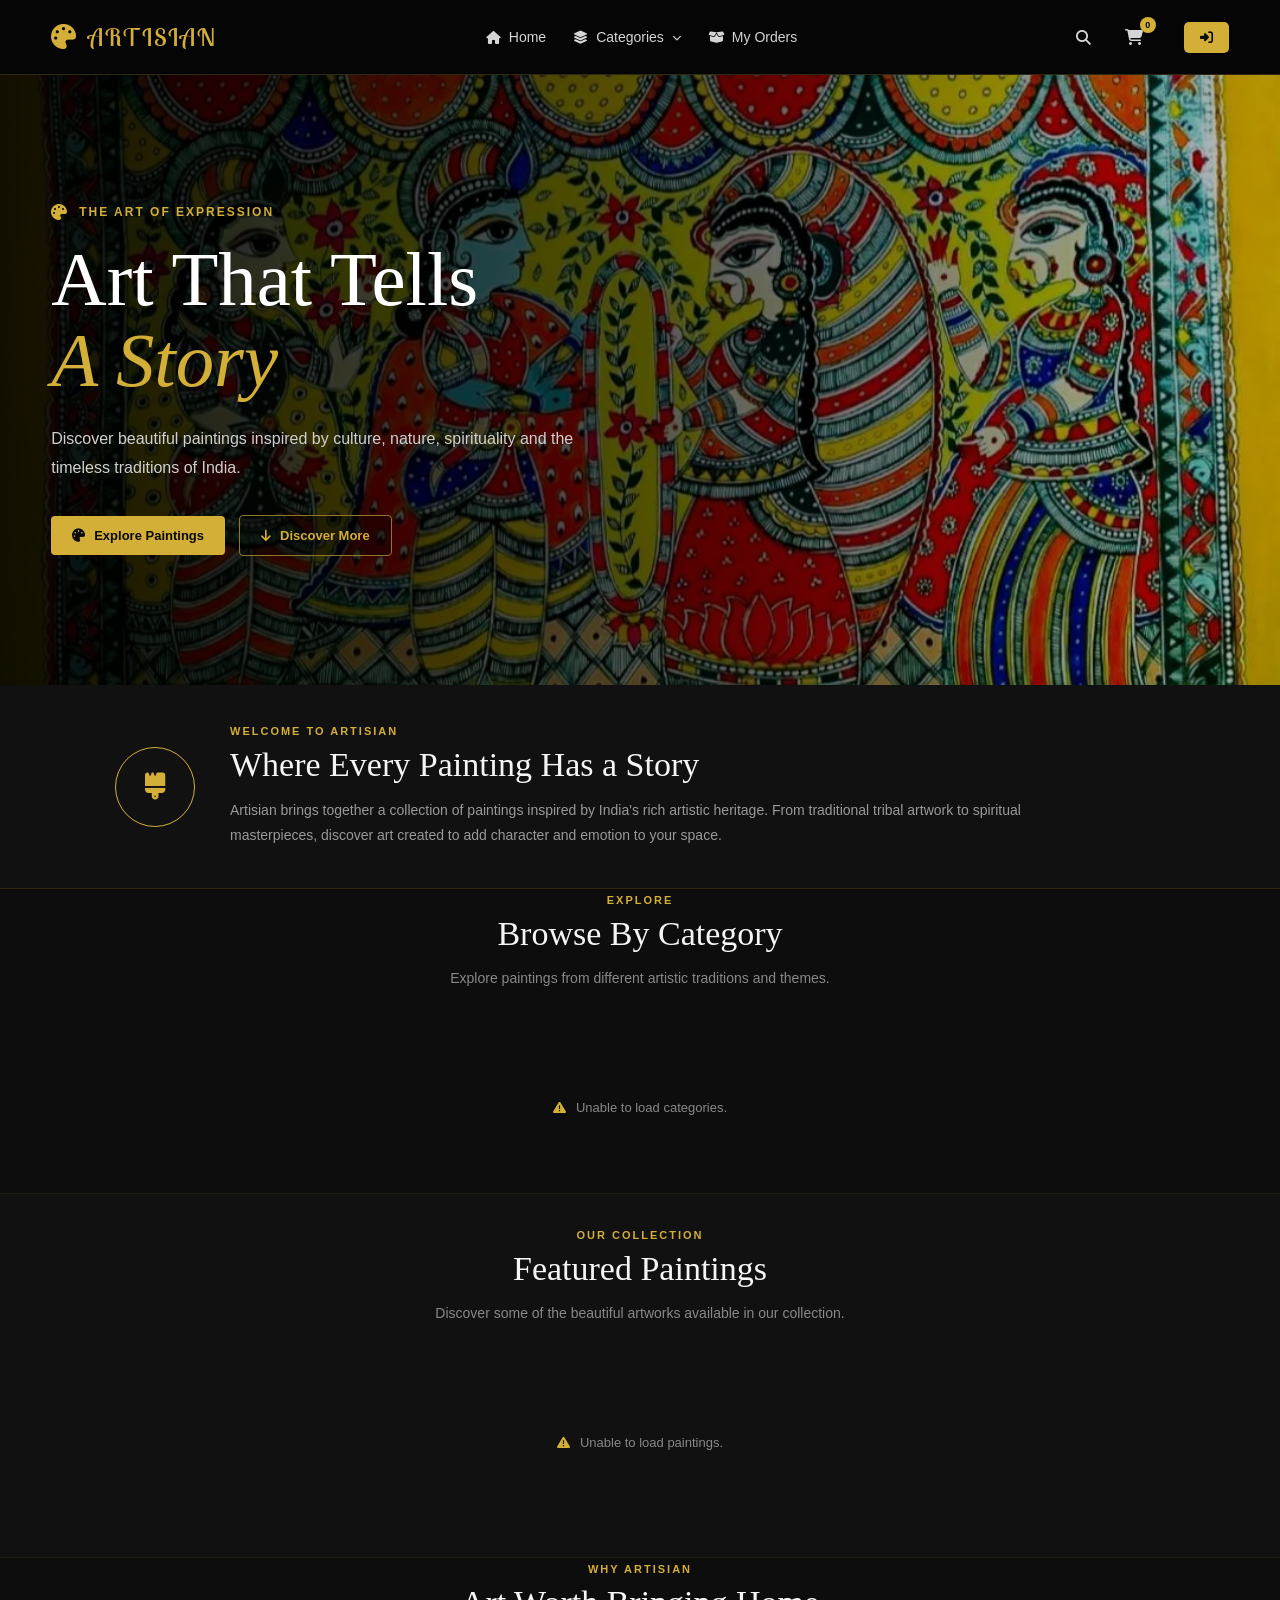
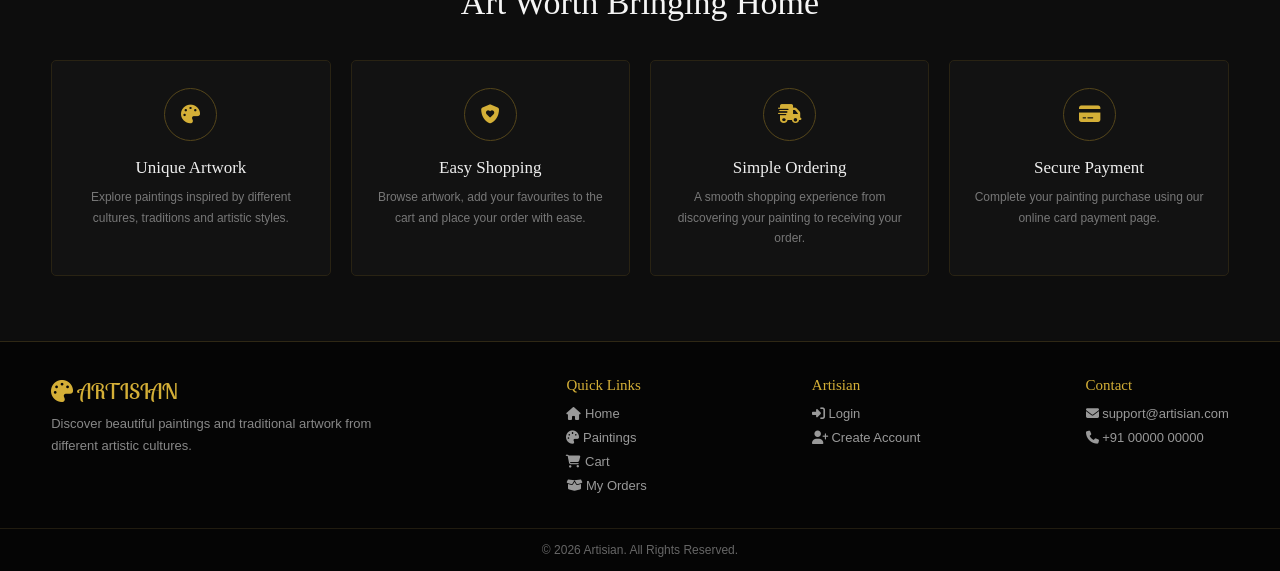
<file: FRONTEND/index.html>
<!DOCTYPE html>
<html lang="en">
<head>
    <meta charset="UTF-8">
    <meta name="viewport" content="width=device-width, initial-scale=1.0">
    <title>Artisian</title>
    <link rel="stylesheet" href="https://cdnjs.cloudflare.com/ajax/libs/font-awesome/6.5.2/css/all.min.css">
    <link rel="stylesheet" href="css/common.css">
    <link rel="stylesheet" href="css/index.css">
</head>
<body>

    <div id="navbar"></div>

    <section class="hero">
        <div class="hero-overlay"></div>
        <div class="hero-container">
            <div class="hero-content">
                <div class="hero-small-title">
                    <i class="fa-solid fa-palette"></i>
                    THE ART OF EXPRESSION
                </div>
                <h1>Art That Tells <span>A Story</span></h1>
                <p>Discover beautiful paintings inspired by culture, nature, spirituality and the timeless traditions of India.</p>
                <div class="hero-buttons">
                    <a href="./products.html" class="hero-button primary">
                        <i class="fa-solid fa-palette"></i>
                        Explore Paintings
                    </a>
                    <a href="#featuredPaintings" class="hero-button secondary">
                        <i class="fa-solid fa-arrow-down"></i>
                        Discover More
                    </a>
                </div>
            </div>
        </div>
    </section>

    <section class="intro-section">
        <div class="intro-container">
            <div class="intro-icon">
                <i class="fa-solid fa-brush"></i>
            </div>
            <div class="intro-content">
                <span class="section-label">WELCOME TO ARTISIAN</span>
                <h2>Where Every Painting Has a Story</h2>
                <p>
                    Artisian brings together a collection of
                    paintings inspired by India's rich artistic
                    heritage. From traditional tribal artwork
                    to spiritual masterpieces, discover art
                    created to add character and emotion to
                    your space.
                </p>
            </div>
        </div>
    </section>

    <section class="categories-section">
        <div class="section-heading">
            <span class="section-label">EXPLORE</span>
            <h2>Browse By Category</h2>
            <p>Explore paintings from different artistic traditions and themes.</p>
        </div>
        <div id="categoryCards" class="category-cards">
            <div class="loading-message">
                <i class="fa-solid fa-spinner fa-spin"></i>
                Loading categories...
            </div>
        </div>
    </section>

    <section id="featuredPaintings" class="featured-section">
        <div class="section-heading">
            <span class="section-label">OUR COLLECTION</span>
            <h2>Featured Paintings</h2>
            <p>Discover some of the beautiful artworks available in our collection.</p>
        </div>
        <div id="featuredProducts" class="product-grid">
            <div class="loading-message">
                <i class="fa-solid fa-spinner fa-spin"></i>
                Loading paintings...
            </div>
        </div>
    </section>

    <section class="why-section">
        <div class="section-heading">
            <span class="section-label">WHY ARTISIAN</span>
            <h2>Art Worth Bringing Home</h2>
        </div>
        <div class="why-grid">
            <div class="why-card">
                <div class="why-icon">
                    <i class="fa-solid fa-palette"></i>
                </div>
                <h3>Unique Artwork</h3>
                <p>Explore paintings inspired by different cultures, traditions and artistic styles.</p>
            </div>
            <div class="why-card">
                <div class="why-icon">
                    <i class="fa-solid fa-shield-heart"></i>
                </div>
                <h3>Easy Shopping</h3>
                <p>Browse artwork, add your favourites to the cart and place your order with ease.</p>
            </div>
            <div class="why-card">
                <div class="why-icon">
                    <i class="fa-solid fa-truck-fast"></i>
                </div>
                <h3>Simple Ordering</h3>
                <p>A smooth shopping experience from discovering your painting to receiving your order.</p>
            </div>
            <div class="why-card">
                <div class="why-icon">
                    <i class="fa-solid fa-credit-card"></i>
                </div>
                <h3>Secure Payment</h3>
                <p>Complete your painting purchase using our online card payment page.</p>
            </div>
        </div>
    </section>

    <div id="page-footer"></div>

    <script src="./js/jquery-3.6.0.js"></script>
    <script src="./js/common.js"></script>
    <script src="js/index.js"></script>
    <script src="./js/fetchNavFooter.js"></script>
</body>
</html>
</file>
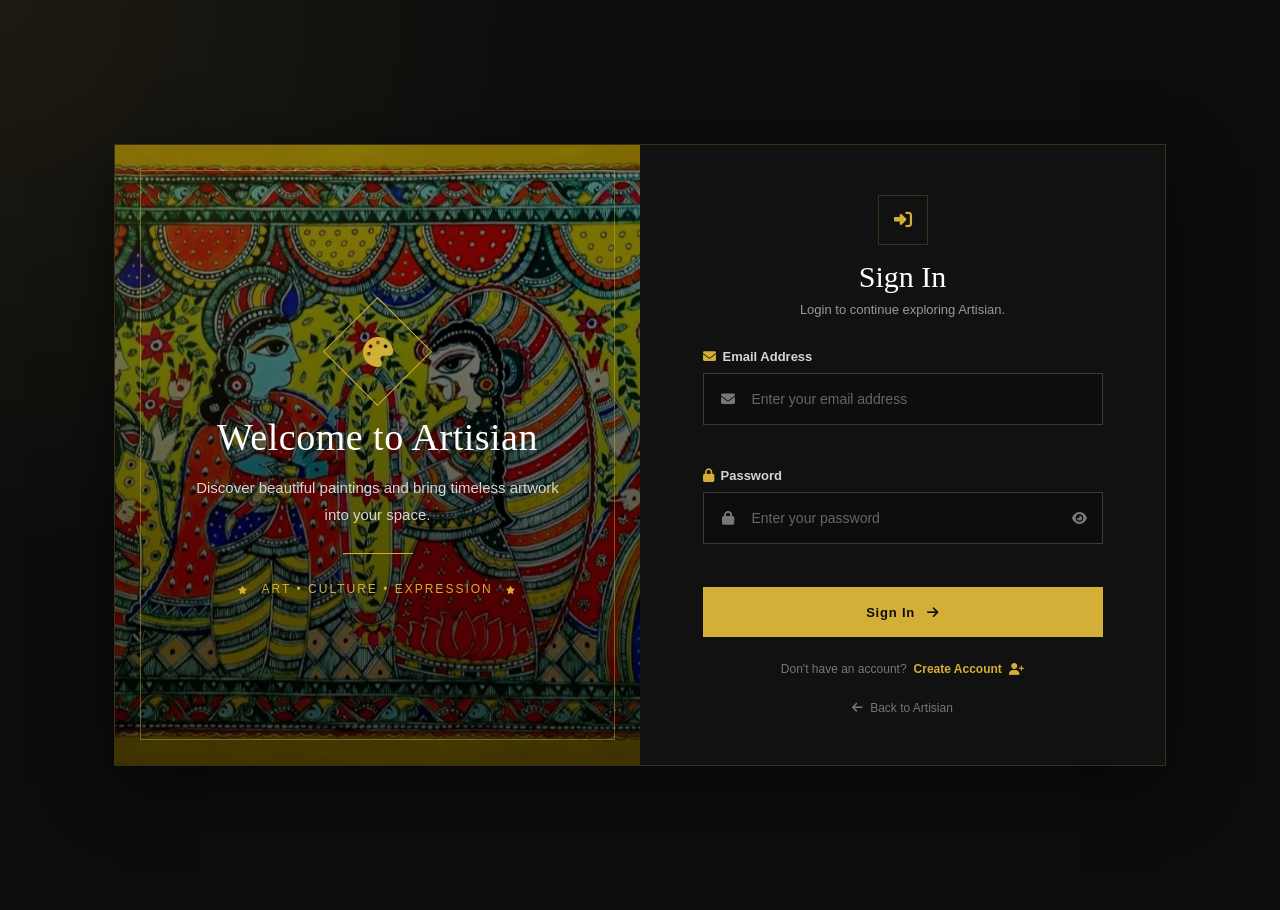
<file: FRONTEND/admin-dashboard.html>
<!DOCTYPE html>
<html lang="en">
<head>
    <meta charset="UTF-8">
    <meta name="viewport" content="width=device-width, initial-scale=1.0">
    <title>Admin Dashboard - Artisian</title>
    <link rel="stylesheet" href="https://cdnjs.cloudflare.com/ajax/libs/font-awesome/6.5.2/css/all.min.css">
    <link rel="stylesheet" href="./css/common.css">
    <link rel="stylesheet" href="./css/admin.css">
</head>

<body>
    <aside class="admin-sidebar">
        <div class="admin-logo">
            <i class="fa-solid fa-palette"></i>
            <span>ARTISIAN</span>
        </div>
        <div class="admin-role">
            <i class="fa-solid fa-user-shield"></i>
            <span>Administrator</span>
        </div>
        <nav class="admin-nav">

            <button class="admin-nav-item active" data-section="dashboard">
                <i class="fa-solid fa-chart-line"></i>
                <span>Dashboard</span>
            </button>

            <button class="admin-nav-item" data-section="products">
                <i class="fa-solid fa-paintbrush"></i>
                <span>Products</span>
            </button>

            <button class="admin-nav-item" data-section="orders">
                <i class="fa-solid fa-box"></i>
                <span>Orders</span>
            </button>

            <button class="admin-nav-item" data-section="users">
                <i class="fa-solid fa-users"></i>
                <span>Users</span>
            </button>

            <button class="admin-nav-item" data-section="add-painting">
                <i class="fa-solid fa-plus"></i>
                <span><a href="./add-products.html">Add Painting</a></span>
            </button>

            <a href="./index.html" class="admin-nav-link">
                <i class="fa-solid fa-store"></i>
                <span>Back to Store</span>
            </a>

        </nav>

        <button id="logoutButton" class="admin-logout">
            <i class="fa-solid fa-right-from-bracket"></i>
            <span>Sign Out</span>
        </button>

    </aside>

    <main class="admin-main">

        <header class="admin-header">
            <div>
                <p class="admin-header-label">ADMIN PANEL</p>
                <h1 id="pageTitle">Dashboard</h1>
            </div>
            <div class="admin-profile">
                <div class="admin-profile-icon">
                    <i class="fa-solid fa-user-shield"></i>
                </div>
                <div>
                    <span>Welcome</span>
                    <strong id="adminName">Administrator</strong>
                </div>
            </div>
        </header>

        <section id="dashboardSection" class="admin-section active">

            <div class="section-heading">
                <p>OVERVIEW</p>
                <h2>Store Dashboard</h2>
            </div>

            <div class="dashboard-cards">

                <div class="dashboard-card">
                    <div class="dashboard-card-icon">
                        <i class="fa-solid fa-paintbrush"></i>
                    </div>

                    <div>
                        <span>Paintings</span>
                        <strong id="productCount">-</strong>
                    </div>
                </div>

                <div class="dashboard-card">
                    <div class="dashboard-card-icon">
                        <i class="fa-solid fa-box"></i>
                    </div>

                    <div>
                        <span>Orders</span>
                        <strong id="orderCount">-</strong>
                    </div>
                </div>

                <div class="dashboard-card">
                    <div class="dashboard-card-icon">
                        <i class="fa-solid fa-users"></i>
                    </div>

                    <div>
                        <span>Registered Users</span>
                        <strong id="userCount">-</strong>
                    </div>
                </div>

            </div>

            <div class="admin-welcome-card">

                <div class="welcome-icon">
                    <i class="fa-solid fa-palette"></i>
                </div>

                <div>
                    <h3>Welcome to Artisian</h3>
                    <p>Manage paintings, orders and registered users from the administration panel.</p>
                    <p class="welcome-note">Select a section from the sidebar to manage individual records.</p>
                </div>
            </div>
        </section>

        <section id="productsSection" class="admin-section">

            <div class="section-heading">
                <p>PAINTINGS</p>
                <h2>Product Management</h2>
            </div>
            <div class="selection-card">
                <label for="productDropdown">
                    <i class="fa-solid fa-paintbrush"></i>
                    Select Painting
                </label>
                <select id="productDropdown">
                    <option value="">-- Select a painting --</option>
                </select>
            </div>

            <div id="productDetails" class="record-details hidden">
                <div class="record-image">
                    <img id="selectedProductImage" src="" alt="Painting">
                </div>
                <div class="record-content">
                    <span class="record-label">PAINTING DETAILS</span>
                    <h3 id="selectedProductName"></h3>
                    <div class="detail-grid">
                        <div>
                            <span>Product ID</span>
                            <strong id="selectedProductId"></strong>
                        </div>
                        <div>
                            <span>Category</span>
                            <strong id="selectedProductCategory"></strong>
                        </div>
                        <div>
                            <span>Price</span>
                            <strong id="selectedProductPrice"></strong>
                        </div>
                        <div>
                            <span>Available Stock</span>
                            <strong id="selectedProductQuantity"></strong>
                        </div>
                    </div>
                    <div class="description-box">
                        <span>Description</span>
                        <p id="selectedProductDescription"></p>
                    </div>
                </div>
            </div>
        </section>

        <section id="ordersSection" class="admin-section">
            <div class="section-heading">
                <p>ORDERS</p>
                <h2>Order Management</h2>
            </div>
            <div class="selection-card">
                <label for="orderDropdown">
                    <i class="fa-solid fa-box"></i>
                    Select Order
                </label>
                <select id="orderDropdown">
                    <option value="">-- Select an order --</option>
                </select>
            </div>

            <div id="orderDetails" class="record-details simple-record hidden">
                <div class="record-icon">
                    <i class="fa-solid fa-box-open"></i>
                </div>
                <div class="record-content">
                    <span class="record-label">ORDER DETAILS</span>
                    <h3>Order #<span id="selectedOrderId"></span></h3>
                    <div class="detail-grid">
                        <div>
                            <span>User ID</span>
                            <strong id="selectedOrderUserId"></strong>
                        </div>
                        <div>
                            <span>Total Items</span>
                            <strong id="selectedOrderItems"></strong>
                        </div>
                        <div>
                            <span>Total Amount</span>
                            <strong id="selectedOrderTotal"></strong>
                        </div>
                    </div>
                </div>
            </div>
        </section>

        <section id="usersSection" class="admin-section">
            <div class="section-heading">
                <p>CUSTOMERS</p>
                <h2>User Management</h2>
            </div>
            <div class="selection-card">
                <label for="userDropdown">
                    <i class="fa-solid fa-user"></i>
                    Select User
                </label>
                <select id="userDropdown">
                    <option value="">-- Select a user --</option>
                </select>
            </div>

            <div id="userDetails" class="record-details simple-record hidden">
                <div class="record-icon">
                    <i class="fa-solid fa-user"></i>
                </div>
                <div class="record-content">
                    <span class="record-label">USER DETAILS</span>
                    <h3 id="selectedUserName"></h3>
                    <div class="detail-grid">
                        <div>
                            <span>User ID</span>
                            <strong id="selectedUserId"></strong>
                        </div>
                        <div>
                            <span>Email</span>
                            <strong id="selectedUserEmail"></strong>
                        </div>
                        <div>
                            <span>User Type</span>
                            <strong id="selectedUserType"></strong>
                        </div>
                    </div>
                </div>
            </div>
        </section>

        <section id="addPaintingSection" class="admin-section">
            <div class="section-heading">
                <p>PRODUCT ENTRY</p>
                <h2>Add New Painting</h2>
            </div>
            <div class="add-painting-placeholder">
                <i class="fa-solid fa-paintbrush"></i>
                <h3>Painting Entry</h3>
                <p>Use the Add Painting section to enter a new painting into the Artisian store.</p>
                <a href="./add-products.html" class="admin-gold-button">
                    <i class="fa-solid fa-plus"></i>
                    Add Painting
                </a>
            </div>
        </section>
    </main>

    <script src="./js/jquery-3.6.0.js"></script>
    <script src="./js/admin-dashboard.js"></script>

</body>

</html>
</file>
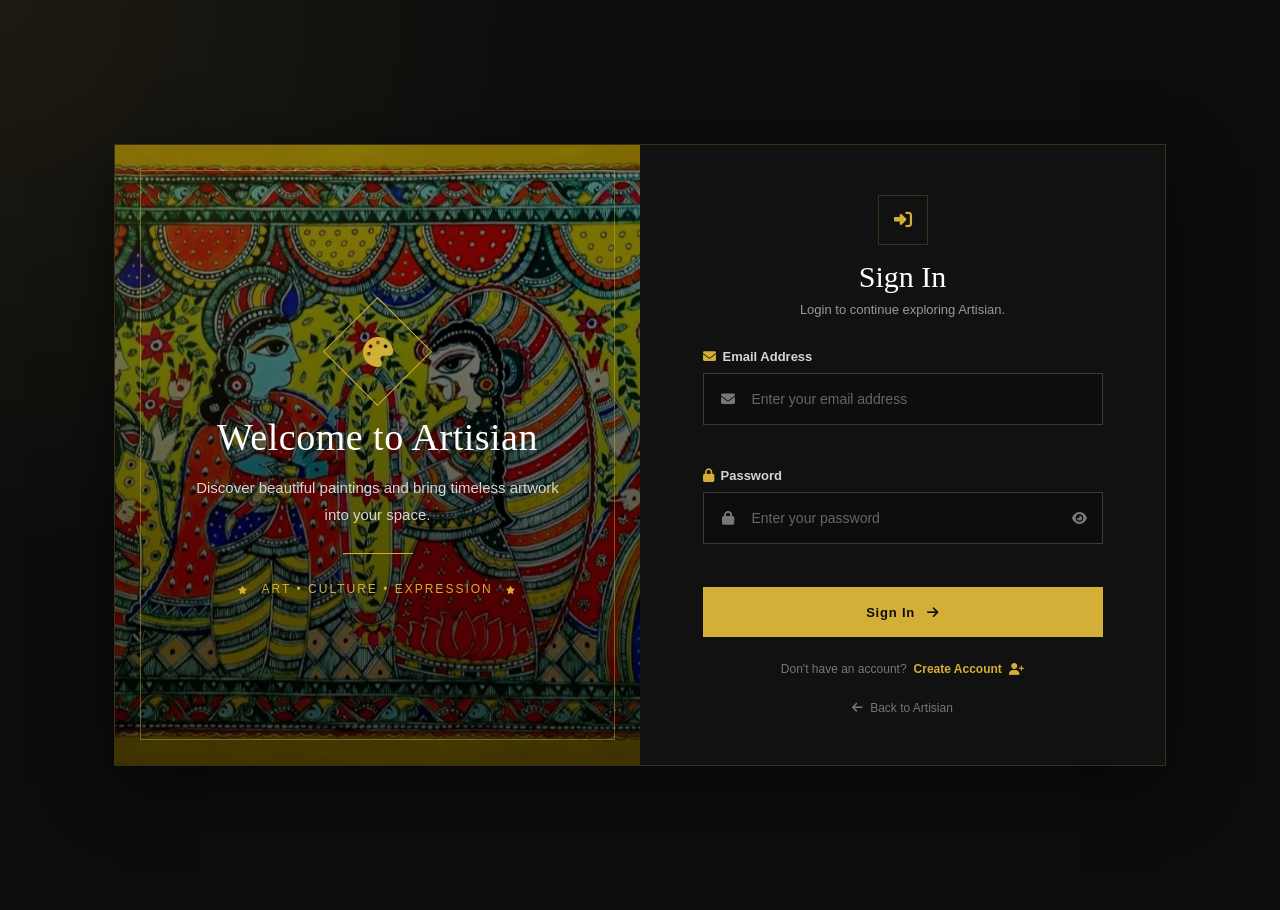
<file: FRONTEND/cart.html>
<!DOCTYPE html>
<html lang="en">
<head>
    <meta charset="UTF-8">
    <meta name="viewport" content="width=device-width, initial-scale=1.0">
    <title>Artisian</title>
    <link rel="stylesheet" href="css/common.css">
    <link rel="stylesheet" href="css/cart.css">
    <link rel="stylesheet" href="https://cdnjs.cloudflare.com/ajax/libs/font-awesome/6.5.2/css/all.min.css">
</head>
<body>

    <!-- NAVBAR -->

    <div id="navbar"></div>
    <main class="cart-page">
        <section class="cart-header">
            <p class="section-label">
                YOUR COLLECTION
            </p>
            <h1>
                Shopping Cart
            </h1>
            <p>
                Review your selected paintings before proceeding to payment.
            </p>
        </section>

        <section class="cart-container">

            <div class="cart-items-section">
                <div class="cart-section-heading">
                    <h2>
                        <i class="fa-solid fa-bag-shopping"></i>
                        Your Paintings
                    </h2>
                    <button id="clearCartButton" class="clear-cart-button" type="button">
                        <i class="fa-solid fa-trash"></i>
                        Clear Cart
                    </button>

                </div>

                <div id="cartLoading" class="cart-message">
                    <i class="fa-solid fa-spinner fa-spin"></i>
                    Loading your cart...
                </div>

                <div id="emptyCart" class="empty-cart hidden">
                    <div class="empty-cart-icon">
                        <i class="fa-solid fa-bag-shopping"></i>
                    </div>
                    <h2>
                        Your cart is empty
                    </h2>
                    <p>
                        Discover beautiful paintings and add your favourites to your collection.
                    </p>
                    <a href="./products.html" class="shop-button">
                        <i class="fa-solid fa-palette"></i>
                        Explore Paintings
                    </a>
                </div>
                <div id="cartItemsContainer" class="cart-items-container">
                </div>

            </div>

            <aside class="cart-summary">
                <div class="summary-heading">
                    <h2>
                        Order Summary
                    </h2>
                </div>
                <div class="summary-row">
                    <span>
                        Items
                    </span>
                    <strong id="totalItems">
                        0
                    </strong>
                </div>
                <div class="summary-row">
                    <span>
                        Subtotal
                    </span>
                    <strong id="subtotal">
                        ₹0
                    </strong>
                </div>
                <div class="summary-row">
                    <span>
                        Shipping
                    </span>
                    <strong id="shipping">
                        ₹99
                    </strong>
                </div>
                <div class="summary-divider"></div>
                <div class="summary-total">
                    <span>
                        Total
                    </span>
                    <strong id="totalAmount">
                        ₹99
                    </strong>
                </div>

                <button id="checkoutButton" class="checkout-button" type="button">
                    Proceed to Payment
                    <i class="fa-solid fa-arrow-right"></i>
                </button>
                <a href="./products.html" class="continue-shopping">
                    <i class="fa-solid fa-arrow-left"></i>
                    Continue Shopping
                </a>
            </aside>
        </section>
    </main>

    <div id="page-footer"></div>

    <script src="https://code.jquery.com/jquery-3.6.0.min.js"></script>
    <script src="js/common.js"></script>
    <script src="js/cart.js"></script>

</body>
</html>
</file>
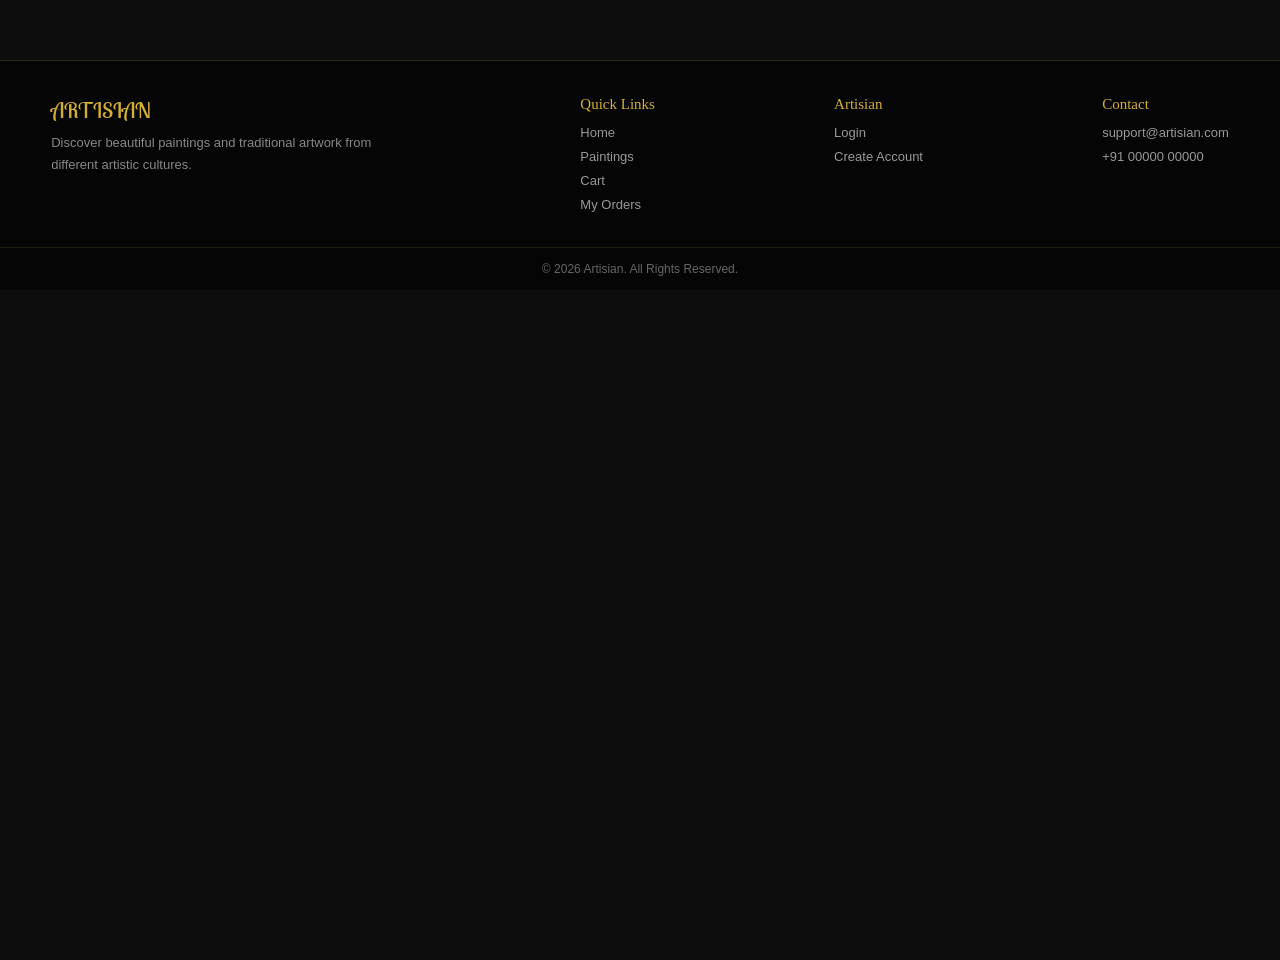
<file: FRONTEND/footer.html>
<!DOCTYPE html>
<html lang="en">
<head>
    <meta charset="UTF-8">
    <meta name="viewport" content="width=device-width, initial-scale=1.0">
    <title>Artisian Footer</title>
    <link rel="stylesheet" href="./css/common.css">
</head>
<body>

    <footer class="footer">

        <div class="footer-container">
            <div>

                <div class="footer-logo">
                    <i class="fa-solid fa-palette"></i>
                    ARTISIAN
                </div>

                <p class="footer-text">Discover beautiful paintings and traditional artwork from different artistic cultures.</p>
            </div>

            <div class="footer-links">
                <h3>Quick Links</h3>
                <a href="./index.html">
                    <i class="fa-solid fa-house"></i>
                    Home
                </a>
                <a href="./products.html">
                    <i class="fa-solid fa-palette"></i>
                    Paintings
                </a>
                <a href="cart.html">
                    <i class="fa-solid fa-cart-shopping"></i>
                    Cart
                </a>
                <a href="orders.html">
                    <i class="fa-solid fa-box-open"></i>
                    My Orders
                </a>
            </div>

            <div class="footer-links">
                <h3>Artisian</h3>
                <a href="./login.html">
                    <i class="fa-solid fa-right-to-bracket"></i>
                    Login
                </a>
                <a href="./signup.html">
                    <i class="fa-solid fa-user-plus"></i>
                    Create Account
                </a>
            </div>

            <div class="footer-links">
                <h3>Contact</h3>
                <a href="#">
                    <i class="fa-solid fa-envelope"></i>
                    support@artisian.com
                </a>
                <a href="#">
                    <i class="fa-solid fa-phone"></i>
                    +91 00000 00000
                </a>
            </div>
        </div>

        <div class="footer-bottom">
            © 2026 Artisian. All Rights Reserved.
        </div>
    </footer>

</body>
</html>
</file>
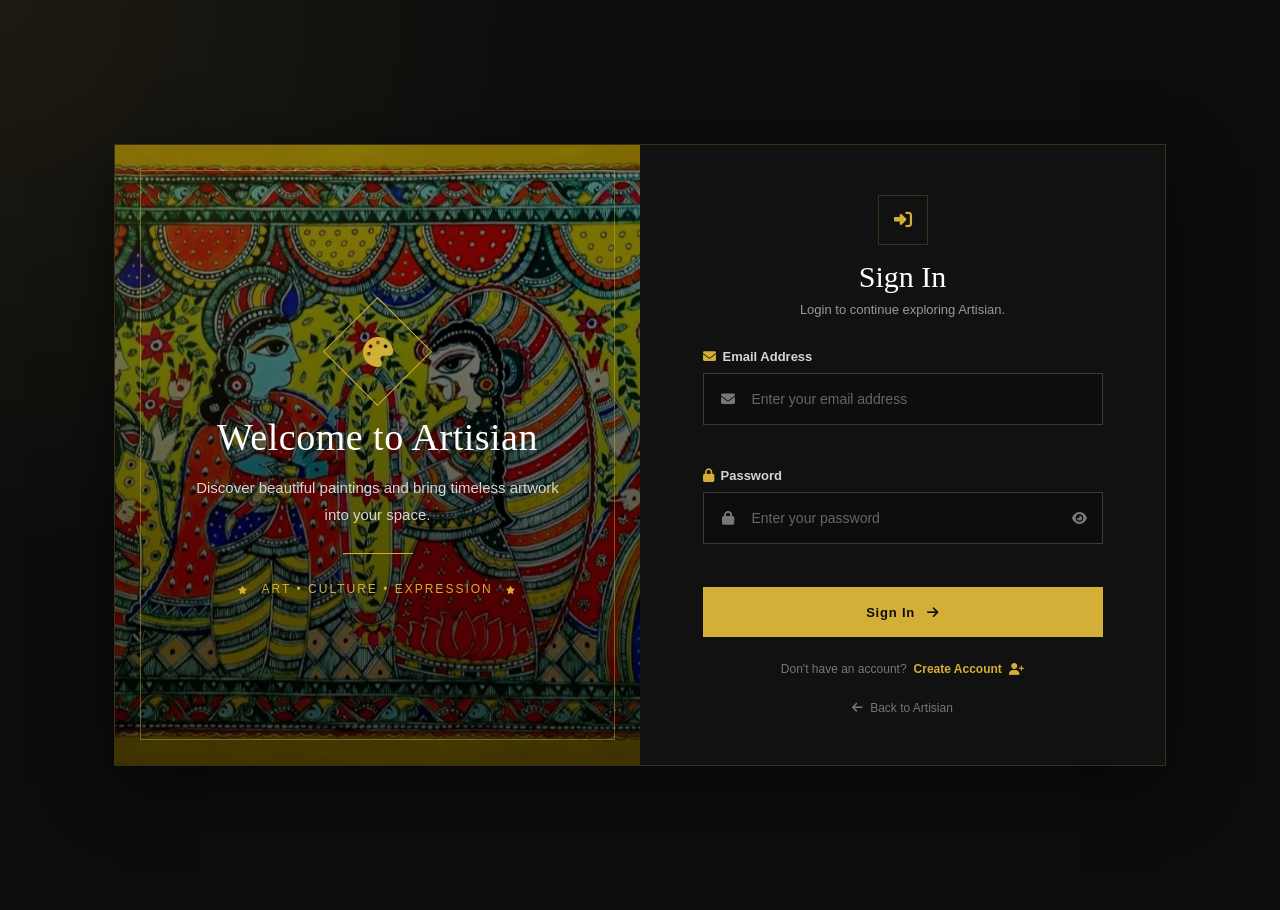
<file: FRONTEND/login.html>
<!DOCTYPE html>
<html lang="en">
<head>
    <meta charset="UTF-8">
    <meta name="viewport" content="width=device-width, initial-scale=1.0">
    <title>Login - Artisian</title>
    <link rel="stylesheet" href="https://cdnjs.cloudflare.com/ajax/libs/font-awesome/6.5.2/css/all.min.css">
    <link rel="stylesheet" href="css/login.css">
</head>
<body>

    <!-- ! Navbar -->
    <div id="navbar"></div>

    <main class="login-page">
        <div class="login-container">
            <div class="login-art-section">
                <div class="art-overlay"></div>
                <div class="art-content">
                    <div class="art-icon">
                        <i class="fa-solid fa-palette"></i>
                    </div>
                    <h1>Welcome to Artisian</h1>
                    <p>Discover beautiful paintings and bring timeless artwork into your space.</p>
                    <div class="art-line"></div>

                    <span>
                        <i class="fa-solid fa-star"></i>
                        Art • Culture • Expression
                        <i class="fa-solid fa-star"></i>
                    </span>
                </div>
            </div>

            <div class="login-form-section">
                <div class="login-form-container">
                    <div class="login-heading">
                        <div class="heading-icon">
                            <i class="fa-solid fa-right-to-bracket"></i>
                        </div>
                        <h2>Sign In</h2>
                        <p>Login to continue exploring Artisian.</p>
                    </div>

                    <form id="loginForm">

                        <div class="form-group">
                            <label for="email"><i class="fa-solid fa-envelope"></i>Email Address</label>
                            <div class="input-box">
                                <i class="fa-solid fa-envelope"></i>
                                <input type="email" id="email" name="email" placeholder="Enter your email address" autocomplete="email" required>
                            </div>
                            <span class="field-error" id="emailError"></span>
                        </div>

                        <div class="form-group">
                            <label for="password"><i class="fa-solid fa-lock"></i>Password</label>
                            <div class="input-box">
                                <i class="fa-solid fa-lock"></i>
                                <input type="password" id="password" name="password" placeholder="Enter your password" autocomplete="current-password" required>
                                <button type="button" id="togglePassword" class="password-toggle" title="Show password">
                                    <i class="fa-solid fa-eye"></i>
                                </button>
                            </div>
                            <span class="field-error" id="passwordError"></span>
                        </div>

                        <div id="loginMessage" class="login-message"></div>

                        <button type="submit" id="loginButton" class="login-button">
                            <span id="loginButtonText">Sign In</span>
                            <i id="loginButtonIcon" class="fa-solid fa-arrow-right"></i>
                        </button>
                    </form>

                    <div class="signup-link">
                        <span>Don't have an account?</span>
                        <a href="signup.html">
                            Create Account
                            <i class="fa-solid fa-user-plus"></i>
                        </a>
                    </div>

                    <a href="index.html" class="back-home">
                        <i class="fa-solid fa-arrow-left"></i>
                        Back to Artisian
                    </a>
                </div>
            </div>
        </div>
    </main>

    <!-- ! Footer -->
    <div id="page-footer"></div>

    <script src="./js/jquery-3.6.0.js"></script>
    <script src="js/common.js"></script>
    <script src="js/login.js"></script>

</body>
</html>
</file>
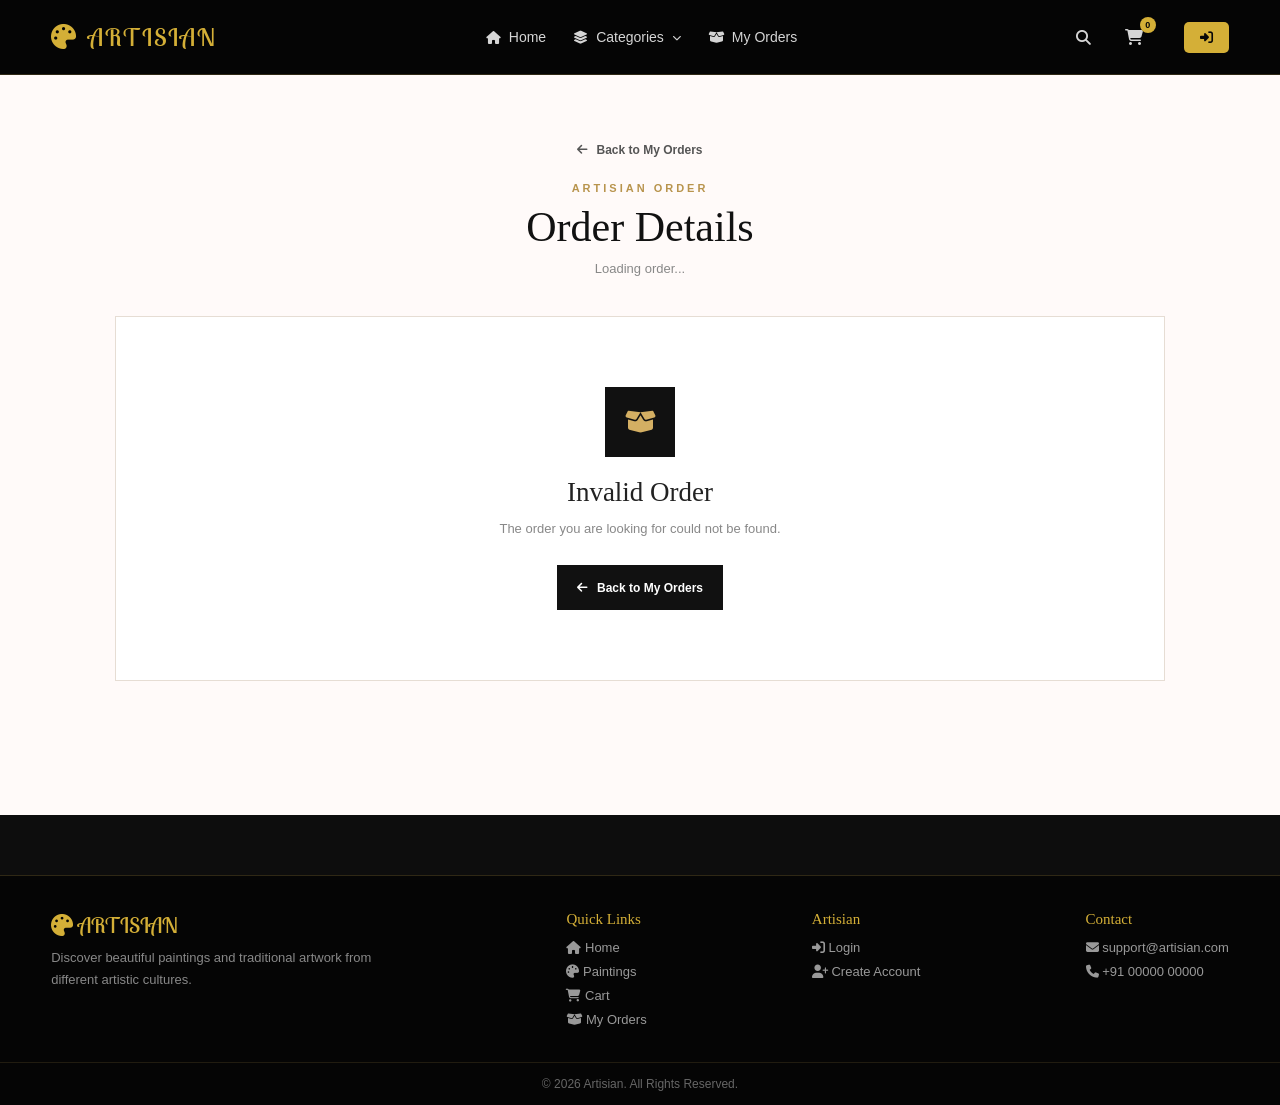
<file: FRONTEND/order-details.html>
<!DOCTYPE html>
<html lang="en">
<head>
    <meta charset="UTF-8">
    <meta name="viewport" content="width=device-width, initial-scale=1.0">
    <title>Artisian</title>
    <link rel="stylesheet" href="css/common.css">
    <link rel="stylesheet" href="css/order-details.css">
    <link rel="stylesheet" href="https://cdnjs.cloudflare.com/ajax/libs/font-awesome/6.5.2/css/all.min.css">
    <script src="./js/jquery-3.6.0.js"></script>
</head>
<body>

    <div id="navbar"></div>

    <main class="order-details-page">
        <div class="order-details-container">
            <div class="order-details-heading">
                <a href="orders.html" class="back-orders">
                    <i class="fa-solid fa-arrow-left"></i>
                    Back to My Orders
                </a>
                <span class="section-label">ARTISIAN ORDER</span>
                <h1>Order Details</h1>
                <p id="orderNumberText">Loading order...</p>
            </div>

            <div id="orderDetailsMessage"
                 class="order-details-message">
            </div>

            <div id="orderDetailsContainer">
                <div class="order-details-loading">
                    <i class="fa-solid fa-spinner fa-spin"></i>
                    <span>Loading order details...</span>
                </div>
            </div>
        </div>
    </main>

    <div id="page-footer"></div>

    <script src="./js/jquery-3.6.0.js"></script>
    <script src="./js/fetchNavFooter.js"></script>
    <script src="js/common.js"></script>
    <script src="js/order-details.js"></script>

</body>
</html>
</file>
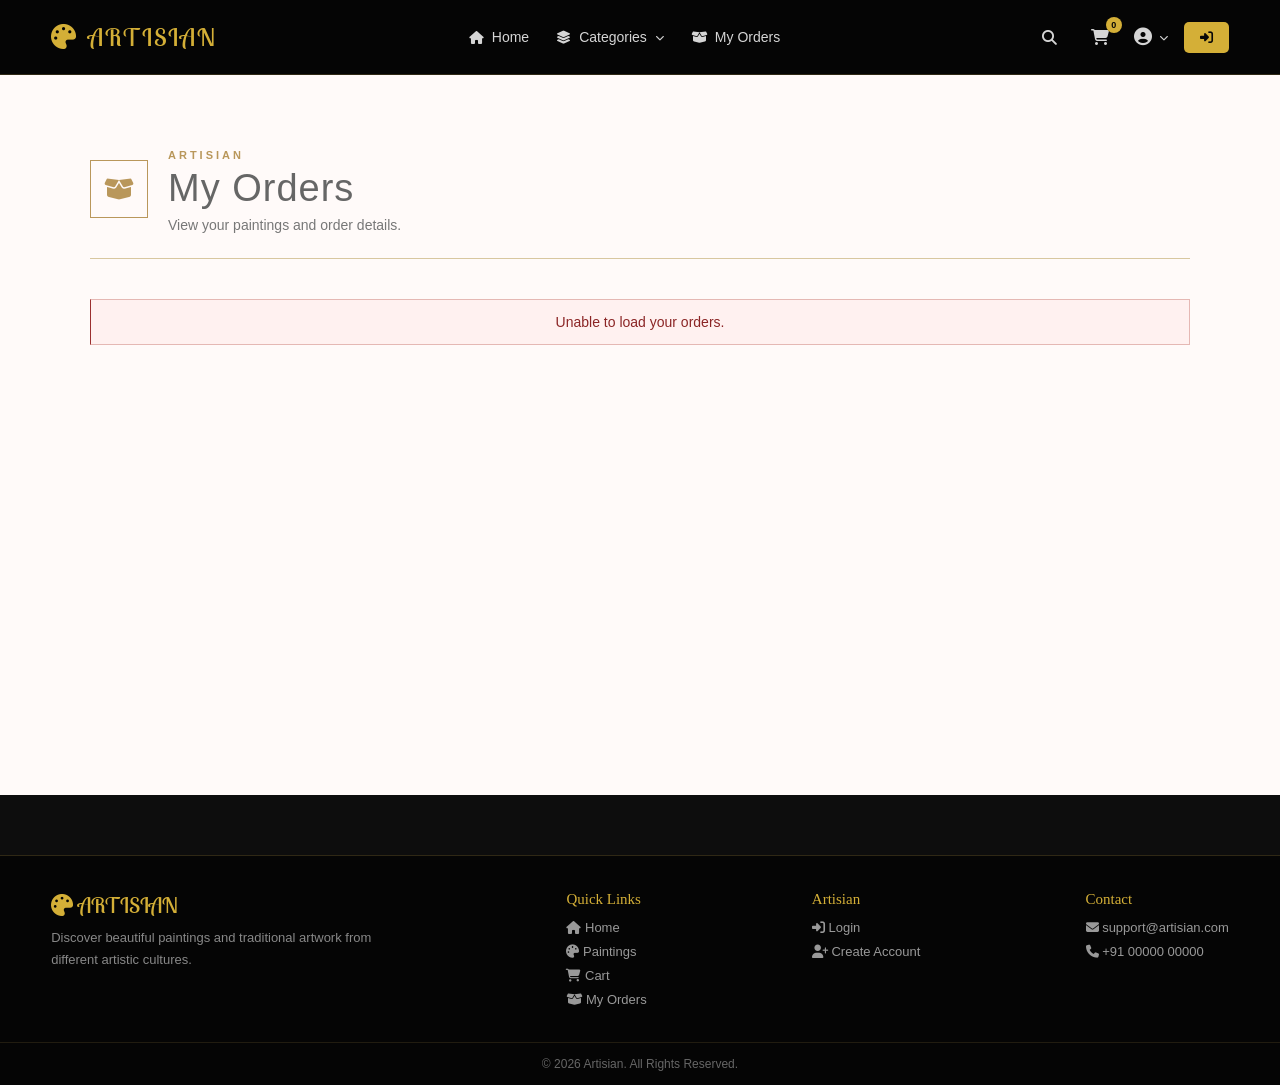
<file: FRONTEND/orders.html>
<!DOCTYPE html>
<html lang="en">

<head>

    <meta charset="UTF-8">

    <meta name="viewport" content="width=device-width, initial-scale=1.0">

    <title>My Orders - Artisian</title>

    <link rel="stylesheet" href="css/orders.css">

    <link rel="stylesheet" href="https://cdnjs.cloudflare.com/ajax/libs/font-awesome/6.5.2/css/all.min.css">

</head>


<body>

    <!-- NAVBAR -->

    <div id="navbar"></div>


    <main class="orders-page">

        <section class="orders-container">

            <!-- PAGE HEADER -->

            <div class="orders-header">

                <div class="header-icon">

                    <i class="fa-solid fa-box-open"></i>

                </div>

                <div>

                    <p class="section-label">
                        ARTISIAN
                    </p>

                    <h1 class="myOrders">
                        My Orders
                    </h1>

                    <p class="header-description">
                        View your paintings and order details.
                    </p>

                </div>

            </div>


            <!-- MESSAGE -->

            <div id="ordersMessage" class="orders-message">
            </div>


            <!-- LOADING -->

            <div id="ordersLoading" class="orders-loading">

                <i class="fa-solid fa-spinner fa-spin"></i>

                <span>
                    Loading your orders...
                </span>

            </div>


            <!-- EMPTY -->

            <div id="emptyOrders" class="empty-orders" style="display: none;">

                <div class="empty-icon">

                    <i class="fa-solid fa-box-open"></i>

                </div>

                <h2>
                    No Orders Yet
                </h2>

                <p>
                    You have not placed any orders yet.
                </p>

                <a href="products.html" class="shop-button">

                    <i class="fa-solid fa-palette"></i>

                    Explore Paintings

                </a>

            </div>


            <!-- ORDERS -->

            <div id="ordersList" class="orders-list">
            </div>

        </section>

    </main>


    <!-- FOOTER -->

    <div id="page-footer"></div>


    <script src="https://code.jquery.com/jquery-3.7.1.min.js"></script>

    <script src="./js/fetchNavFooter.js"></script>

    <script src="./js/orders.js"></script>

</body>

</html>
</file>
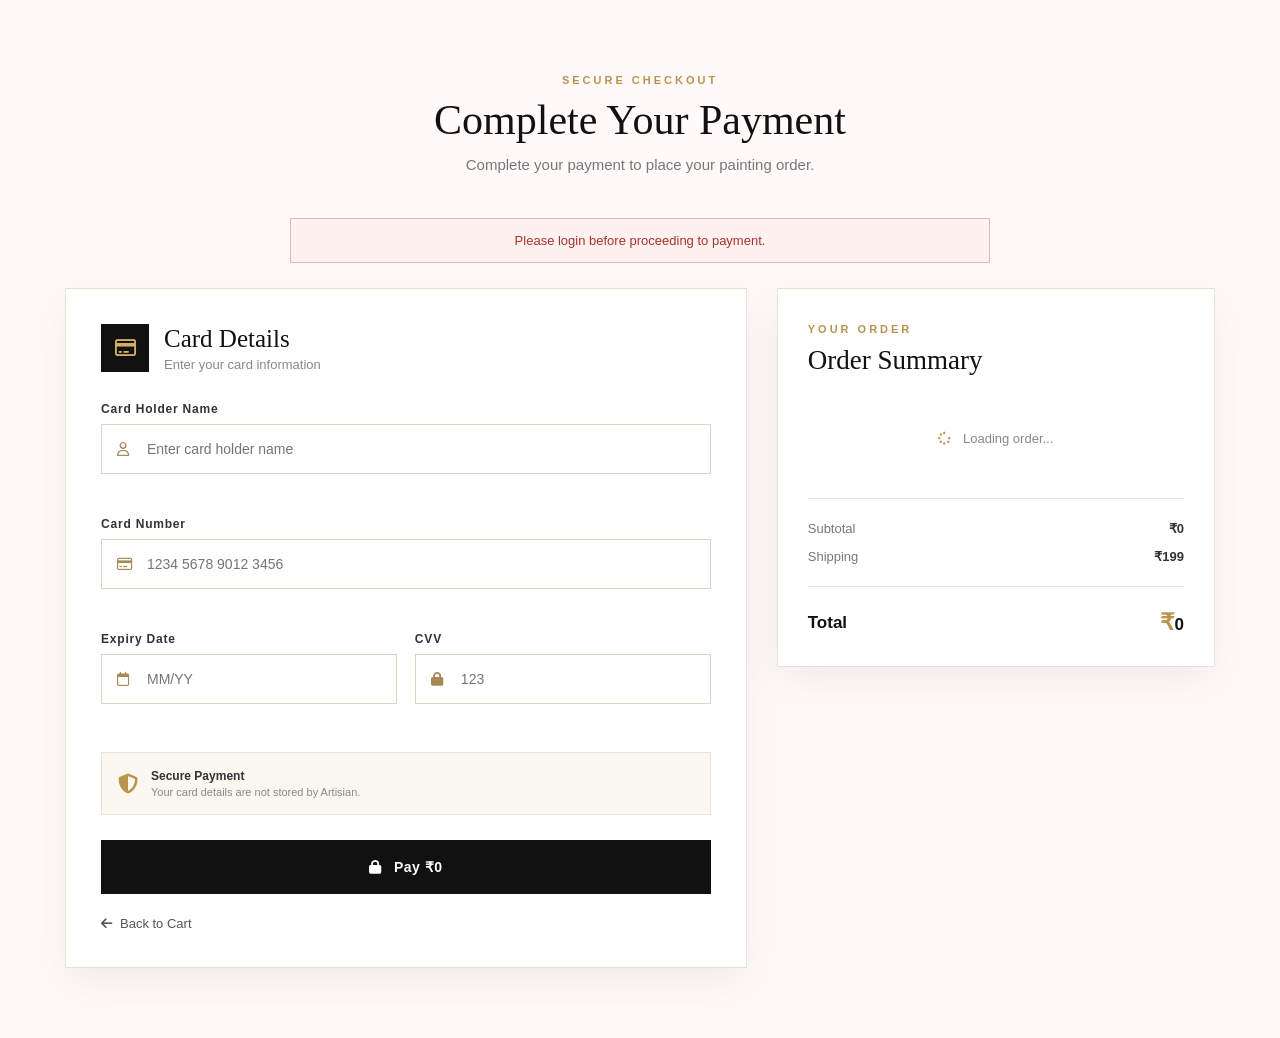
<file: FRONTEND/payment.html>
<!DOCTYPE html>
<html lang="en">
<head>
    <meta charset="UTF-8">
    <meta name="viewport" content="width=device-width, initial-scale=1.0">
    <title>Artisian</title>
    <link rel="stylesheet" href="css/common.css">
    <link rel="stylesheet" href="css/payment.css">
    <link rel="stylesheet" href="https://cdnjs.cloudflare.com/ajax/libs/font-awesome/6.5.2/css/all.min.css">
    <script src="./js/jquery-3.6.0.js"></script>
</head>
<body>
    <div id="navbar"></div>

    <main class="payment-page">
        <div class="payment-container">
            <div class="payment-heading">
                <span class="section-label">SECURE CHECKOUT</span>
                <h1>Complete Your Payment</h1>
                <p>Complete your payment to place your painting order.</p>
            </div>
            <div id="paymentMessage" class="payment-message"></div>
            <div class="payment-layout">
                <section class="payment-card">
                    <div class="card-heading">
                        <div class="card-heading-icon">
                            <i class="fa-regular fa-credit-card"></i>
                        </div>
                        <div>
                            <h2>Card Details</h2>
                            <p>Enter your card information</p>
                        </div>
                    </div>
                    <form id="paymentForm">
                        <div class="form-group">
                            <label for="cardName">Card Holder Name</label>
                            <div class="input-wrapper">
                                <i class="fa-regular fa-user"></i>
                                <input type="text" id="cardName" placeholder="Enter card holder name" autocomplete="cc-name">
                            </div>
                            <span class="field-error" id="cardNameError"></span>
                        </div>
                        <div class="form-group">
                            <label for="cardNumber">Card Number</label>
                            <div class="input-wrapper">
                                <i class="fa-regular fa-credit-card"></i>
                                <input type="text" id="cardNumber" placeholder="1234 5678 9012 3456" maxlength="19" inputmode="numeric" autocomplete="cc-number">
                            </div>
                            <span class="field-error" id="cardNumberError"></span>
                        </div>
                        <div class="form-row">
                            <div class="form-group">
                                <label for="expiryDate">Expiry Date</label>
                                <div class="input-wrapper">
                                    <i class="fa-regular fa-calendar"></i>
                                    <input type="text" id="expiryDate" placeholder="MM/YY" maxlength="5" inputmode="numeric" autocomplete="cc-exp">
                                </div>
                                <span class="field-error" id="expiryDateError"></span>
                            </div>
                            <div class="form-group">
                                <label for="cvv">CVV</label>
                                <div class="input-wrapper">
                                    <i class="fa-solid fa-lock"></i>
                                    <input type="password" id="cvv" placeholder="123" maxlength="4" inputmode="numeric" autocomplete="cc-csc">
                                </div>
                                <span class="field-error" id="cvvError"></span>
                            </div>
                        </div>
                        <div class="secure-payment">
                            <i class="fa-solid fa-shield-halved"></i>
                            <div>
                                <strong>Secure Payment</strong>
                                <span>Your card details are not stored by Artisian.</span>
                            </div>
                        </div>
                        <button type="submit" id="payButton" class="pay-button">
                            <i class="fa-solid fa-lock"></i>
                            <span>Pay ₹<span id="payButtonAmount">0</span></span>
                        </button>
                    </form>
                    <a href="cart.html" class="back-cart">
                        <i class="fa-solid fa-arrow-left"></i>
                        Back to Cart
                    </a>
                </section>

                <aside class="order-summary">
                    <div class="summary-heading">
                        <span class="section-label">YOUR ORDER</span>
                        <h2>Order Summary</h2>
                    </div>
                    <div id="paymentItems" class="payment-items">
                        <div class="summary-loading">
                            <i class="fa-solid fa-spinner fa-spin"></i>
                            Loading order...
                        </div>
                    </div>
                    <div class="summary-divider"></div>
                    <div class="summary-row">
                        <span>Subtotal</span>
                        <strong>₹<span id="subtotalAmount">0</span></strong>
                    </div>
                    <div class="summary-row">
                        <span>Shipping</span>
                        <strong>₹<span id="shippingAmount">199</span></strong>
                    </div>
                    <div class="summary-divider"></div>
                    <div class="summary-total">
                        <span>Total</span>
                        <strong>₹<span id="totalAmount">0</span></strong>
                    </div>
                </aside>
            </div>
        </div>
    </main>

    <div id="page-footer"></div>

    <script src="js/common.js"></script>
    <script src="js/payment.js"></script>

</body>
</html>
</file>
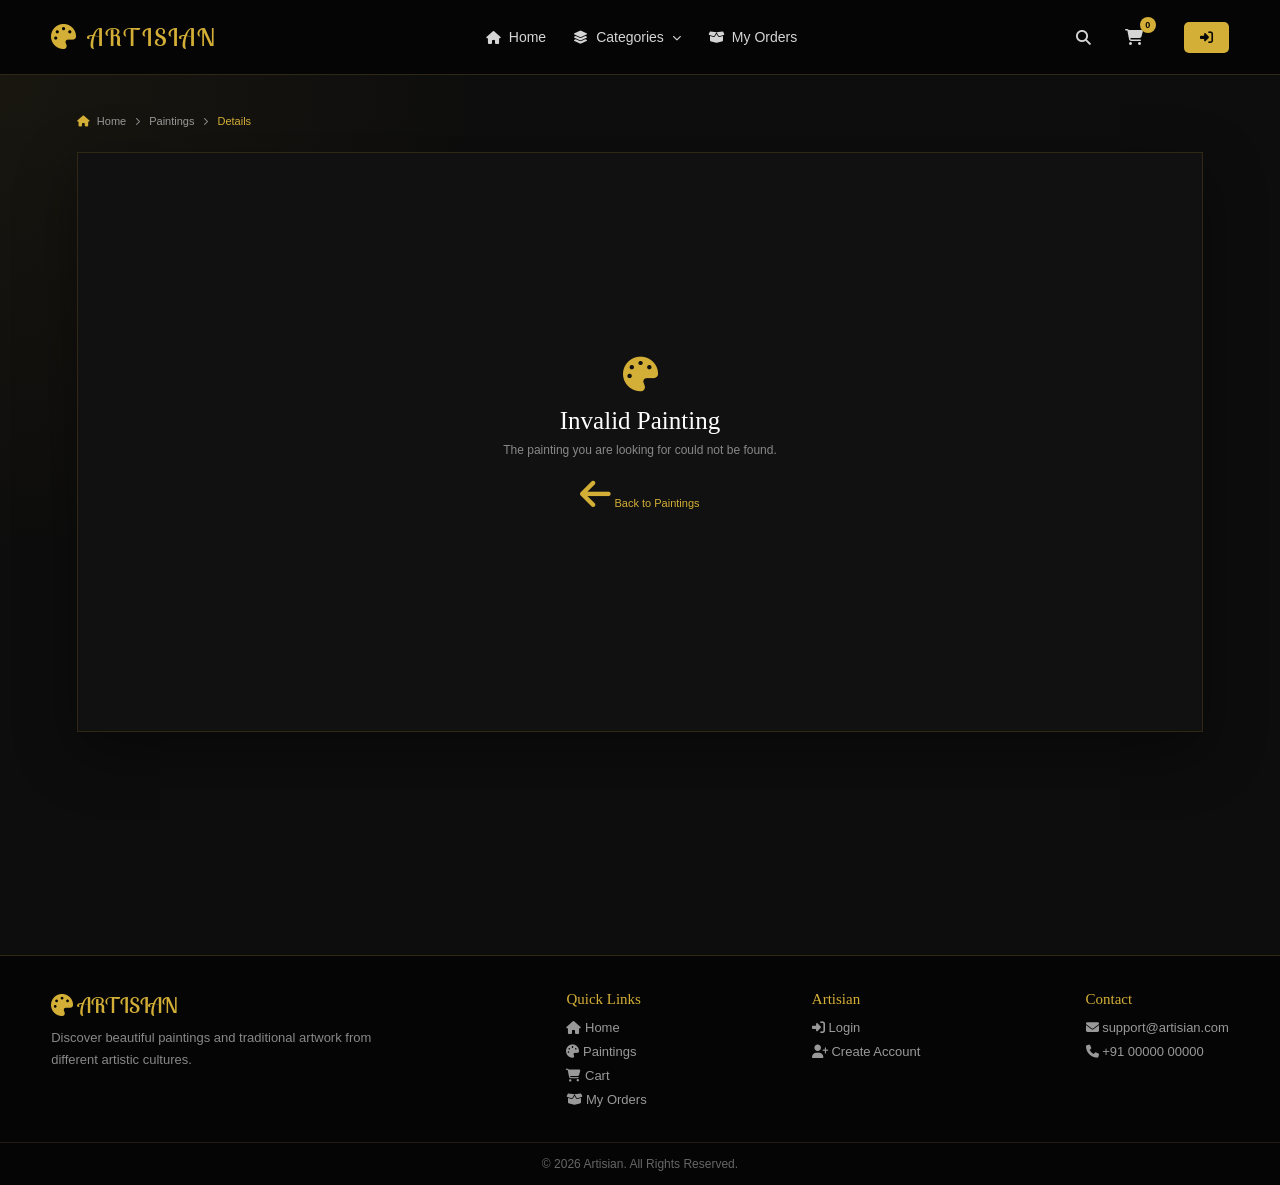
<file: FRONTEND/product-details.html>
<!DOCTYPE html>
<html lang="en">
<head>
    <meta charset="UTF-8">
    <meta name="viewport" content="width=device-width, initial-scale=1.0">
    <title>Artisian</title>
    <link rel="stylesheet" href="https://cdnjs.cloudflare.com/ajax/libs/font-awesome/6.5.2/css/all.min.css">
    <link rel="stylesheet" href="./css/product-details.css">
</head>
<body>

    <!-- Navbar -->
    <div id="navbar"></div>

    <main class="product-details-page">
        <div class="product-details-container">
            <div class="breadcrumb">
                <a href="index.html">
                    <i class="fa-solid fa-house"></i>
                    Home
                </a>
                <i class="fa-solid fa-chevron-right"></i>
                <a href="./products.html">Paintings</a>
                <i class="fa-solid fa-chevron-right"></i>
                <span>Details</span>
            </div>

            <div id="productDetails" class="product-details-card">
                <div class="loading-message">
                    <i class="fa-solid fa-spinner fa-spin"></i>
                    <span>Loading painting details...</span>
                </div>
            </div>
        </div>
    </main>

    <!-- Footer -->
    <div id="page-footer"></div>

    <script src="./js/jquery-3.6.0.js"></script>
    <script src="./js/common.js"></script>
    <script src="./js/fetchNavFooter.js"></script>
    <script src="./js/product-details.js"></script>

</body>
</html>
</file>
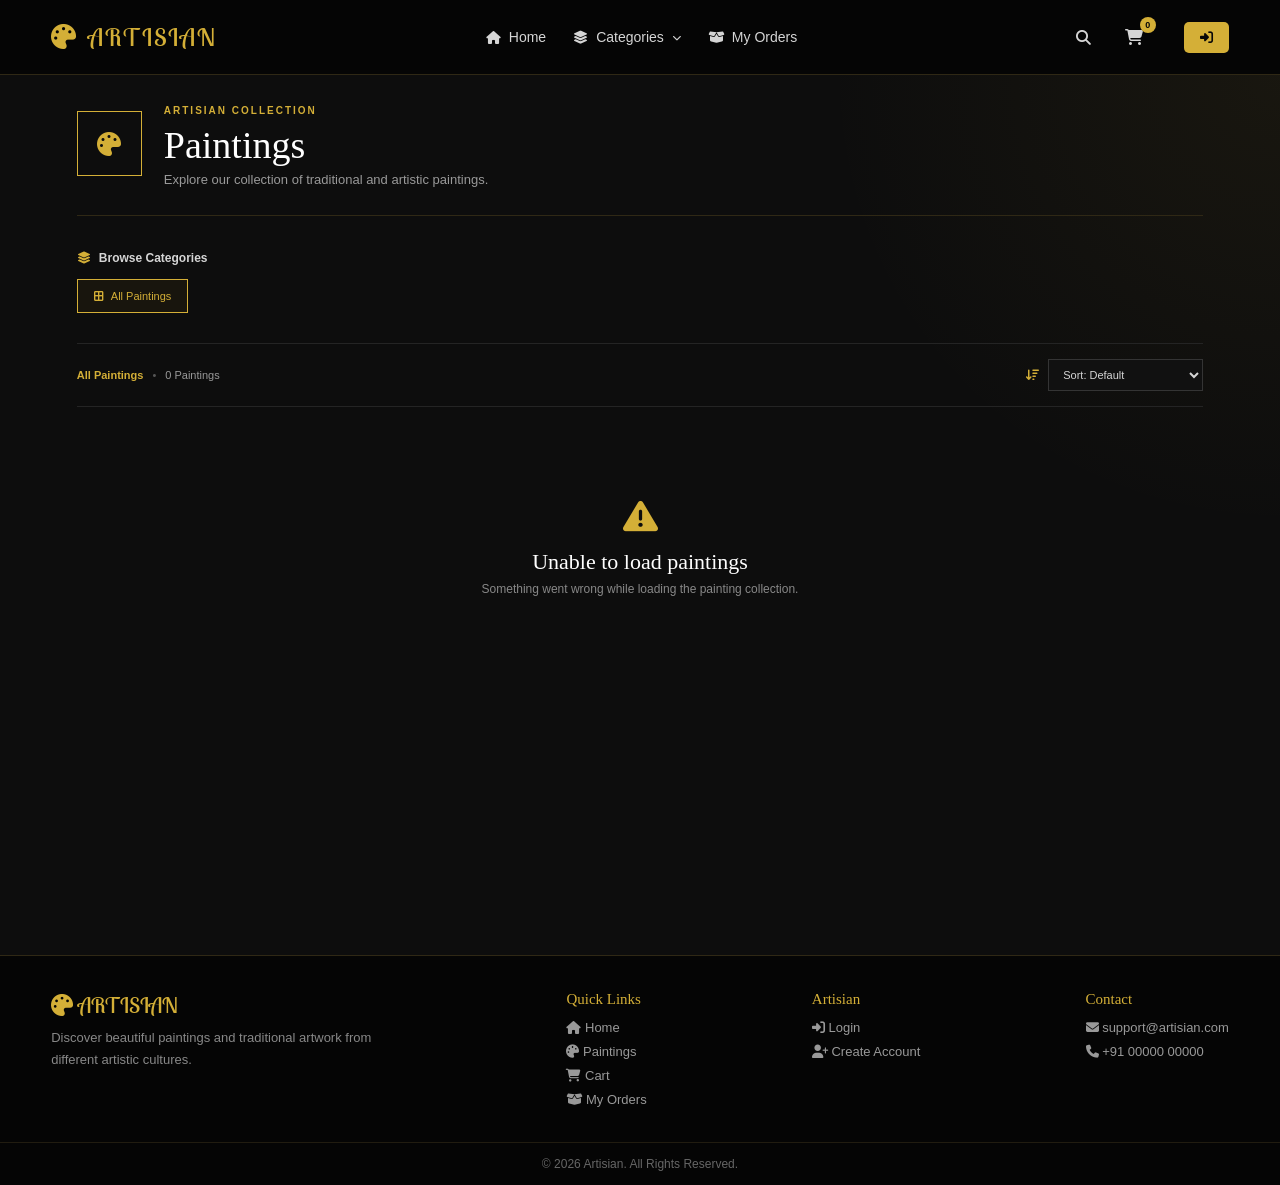
<file: FRONTEND/products.html>
<!DOCTYPE html>
<html lang="en">
<head>
    <meta charset="UTF-8">
    <meta name="viewport" content="width=device-width, initial-scale=1.0">
    <title>Paintings - Artisian</title>
    <link rel="stylesheet" href="https://cdnjs.cloudflare.com/ajax/libs/font-awesome/6.5.2/css/all.min.css">
    <link rel="stylesheet" href="./css/products.css">
</head>
<body>

    <!-- ! Navbar -->
    <div id="navbar"></div>

    <main class="paintings-page">
        <section class="paintings-header">
            <div class="header-icon">
                <i class="fa-solid fa-palette"></i>
            </div>
            <div>
                <span class="page-label">ARTISIAN COLLECTION</span>
                <h1>Paintings</h1>
                <p>Explore our collection of traditional and artistic paintings.</p>
            </div>
        </section>

        <section class="category-filter-section">
            <div class="filter-heading">
                <i class="fa-solid fa-layer-group"></i>
                <span>Browse Categories</span>
            </div>
            <div id="categoryFilters" class="category-filters">
                <button class="category-filter active" data-category="0">
                    <i class="fa-solid fa-border-all"></i>
                    <span>All Paintings</span>
                </button>
            </div>
        </section>

        <section class="products-toolbar">
            <div class="result-info">
                <span id="selectedCategory">All Paintings</span>
                <span class="result-separator">•</span>
                <span id="productCount">0 Paintings</span>
            </div>

            <div class="sort-box">
                <label for="sortProducts">
                    <i class="fa-solid fa-arrow-down-wide-short"></i>
                </label>
                <select id="sortProducts">
                    <option value="default">Sort: Default</option>
                    <option value="low">Price: Low to High</option>
                    <option value="high">Price: High to Low</option>
                    <option value="name">Name: A to Z</option>
                </select>
            </div>
        </section>

        <section class="products-section">
            <div id="productsContainer" class="products-grid">
                <div class="loading-message">
                    <i class="fa-solid fa-spinner fa-spin"></i>
                    <span>Loading paintings...</span>
                </div>
            </div>
        </section>
    </main>

    <!-- ! Footer -->
    <div id="page-footer"></div>

    <script src="./js/jquery-3.6.0.js"></script>
    <script src="./js/common.js"></script>
    <script src="./js/fetchNavFooter.js"></script>
    <script src="./js/products.js"></script>

</body>
</html>
</file>
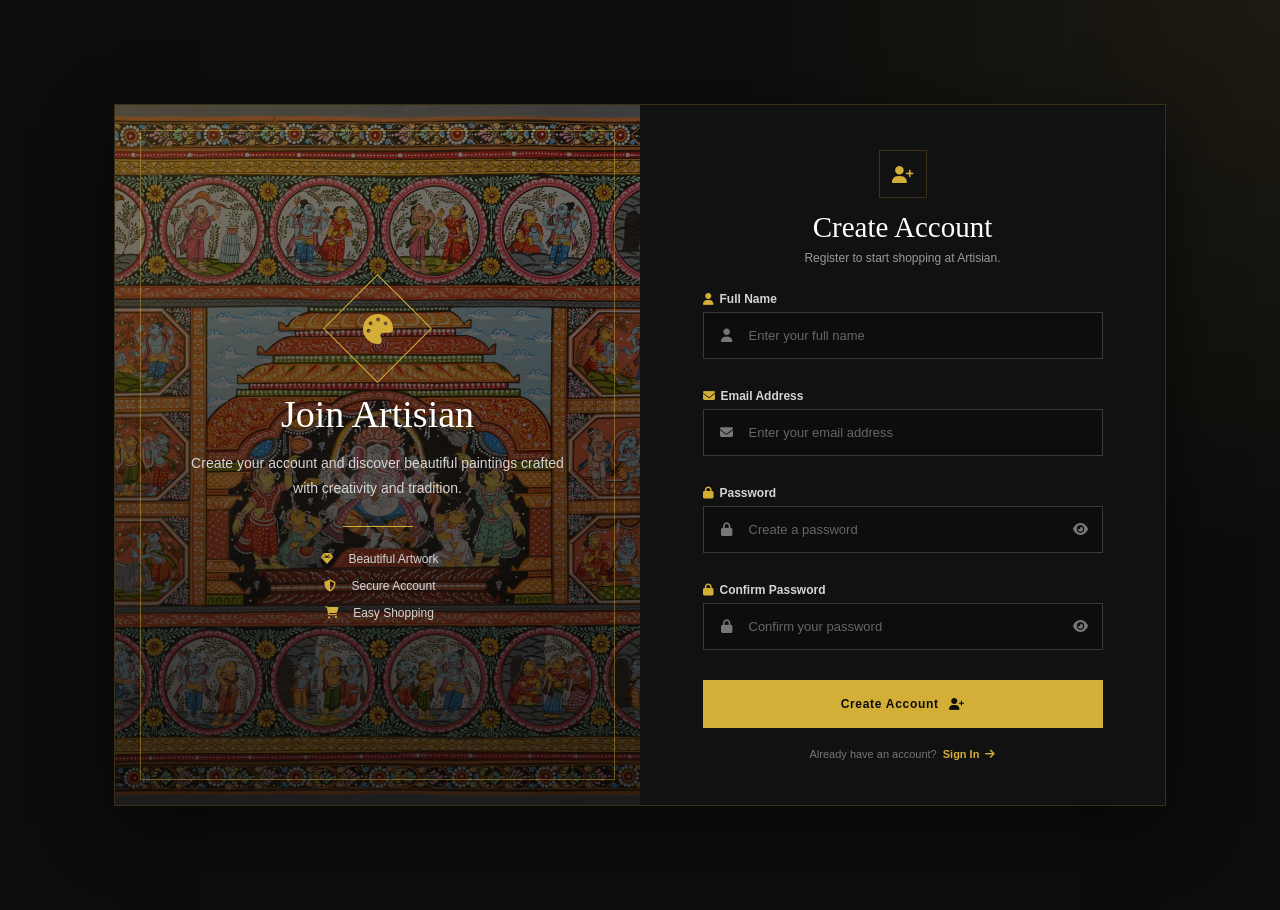
<file: FRONTEND/signup.html>
<!DOCTYPE html>
<html lang="en">
<head>
    <meta charset="UTF-8">
    <meta name="viewport" content="width=device-width, initial-scale=1.0">
    <title>Sign Up - Artisian</title>
    <link rel="stylesheet" href="https://cdnjs.cloudflare.com/ajax/libs/font-awesome/6.5.2/css/all.min.css">
    <link rel="stylesheet" href="css/signup.css">
</head>
<body>

    <!-- Navbar -->
    <div id="navbar"></div>

    <main class="signup-page">

        <div class="signup-container">
            <div class="signup-art-section">
                <div class="art-overlay"></div>
                <div class="art-content">
                    <div class="art-icon">
                        <i class="fa-solid fa-palette"></i>
                    </div>
                    <h1>Join Artisian</h1>
                    <p>Create your account and discover beautiful paintings crafted with creativity and tradition.</p>
                    <div class="art-line"></div>
                    <div class="art-features">
                        <div>
                            <i class="fa-solid fa-gem"></i>
                            <span>Beautiful Artwork</span>
                        </div>
                        <div>
                            <i class="fa-solid fa-shield-halved"></i>
                            <span>Secure Account</span>
                        </div>
                        <div>
                            <i class="fa-solid fa-cart-shopping"></i>
                            <span>Easy Shopping</span>
                        </div>
                    </div>
                </div>
            </div>

            <div class="signup-form-section">
                <div class="signup-form-container">
                    <div class="signup-heading">
                        <div class="heading-icon">
                            <i class="fa-solid fa-user-plus"></i>
                        </div>
                        <h2>Create Account</h2>
                        <p>Register to start shopping at Artisian.</p>
                    </div>

                    <form id="signupForm">
                        <div class="form-group">
                            <label for="fullName"><i class="fa-solid fa-user"></i>Full Name</label>

                            <div class="input-box">
                                <i class="fa-solid fa-user"></i>
                                <input type="text" id="fullName" name="fullName" placeholder="Enter your full name" autocomplete="name" required>
                            </div>
                            <span class="field-error" id="fullNameError"></span>
                        </div>

                        <div class="form-group">
                            <label for="email"><i class="fa-solid fa-envelope"></i>Email Address</label>

                            <div class="input-box">
                                <i class="fa-solid fa-envelope"></i>
                                <input type="email" id="email" name="email" placeholder="Enter your email address" autocomplete="email" required>
                            </div>
                            <span class="field-error" id="emailError"></span>
                        </div>

                        <div class="form-group">
                            <label for="password"><i class="fa-solid fa-lock"></i>Password</label>

                            <div class="input-box">
                                <i class="fa-solid fa-lock"></i>
                                <input type="password" id="password" name="password" placeholder="Create a password" autocomplete="new-password" required>
                                <button type="button" id="togglePassword" class="password-toggle" title="Show password">
                                    <i class="fa-solid fa-eye"></i>
                                </button>
                            </div>
                            <span class="field-error" id="passwordError"></span>
                        </div>

                        <div class="form-group">
                            <label for="confirmPassword"><i class="fa-solid fa-lock"></i>Confirm Password</label>

                            <div class="input-box">
                                <i class="fa-solid fa-lock"></i>
                                <input type="password" id="confirmPassword" name="confirmPassword" placeholder="Confirm your password" autocomplete="new-password" required>
                                <button type="button" id="toggleConfirmPassword" class="password-toggle" title="Show password">
                                    <i class="fa-solid fa-eye"></i>
                                </button>
                            </div>
                            <span class="field-error" id="confirmPasswordError"></span>
                        </div>

                        <div id="signupMessage" class="signup-message">
                        </div>

                        <button type="submit" id="signupButton" class="signup-button">
                            <span id="signupButtonText">Create Account</span>
                            <i id="signupButtonIcon" class="fa-solid fa-user-plus"></i>
                        </button>
                    </form>

                    <div class="login-link">
                        <span>Already have an account?</span>
                        <a href="login.html">
                            Sign In
                            <i class="fa-solid fa-arrow-right"></i>
                        </a>
                    </div>

                    <!-- <a href="index.html" class="back-home">
                        <i class="fa-solid fa-arrow-left"></i>
                        Back to Artisian
                    </a> -->
                </div>
            </div>
        </div>
    </main>

    <!-- Footer -->
    <div id="page-footer"></div>

    <script src="./js/jquery-3.6.0.js"></script>
    <script src="js/common.js"></script>
    <script src="js/signup.js"></script>

</body>
</html>
</file>
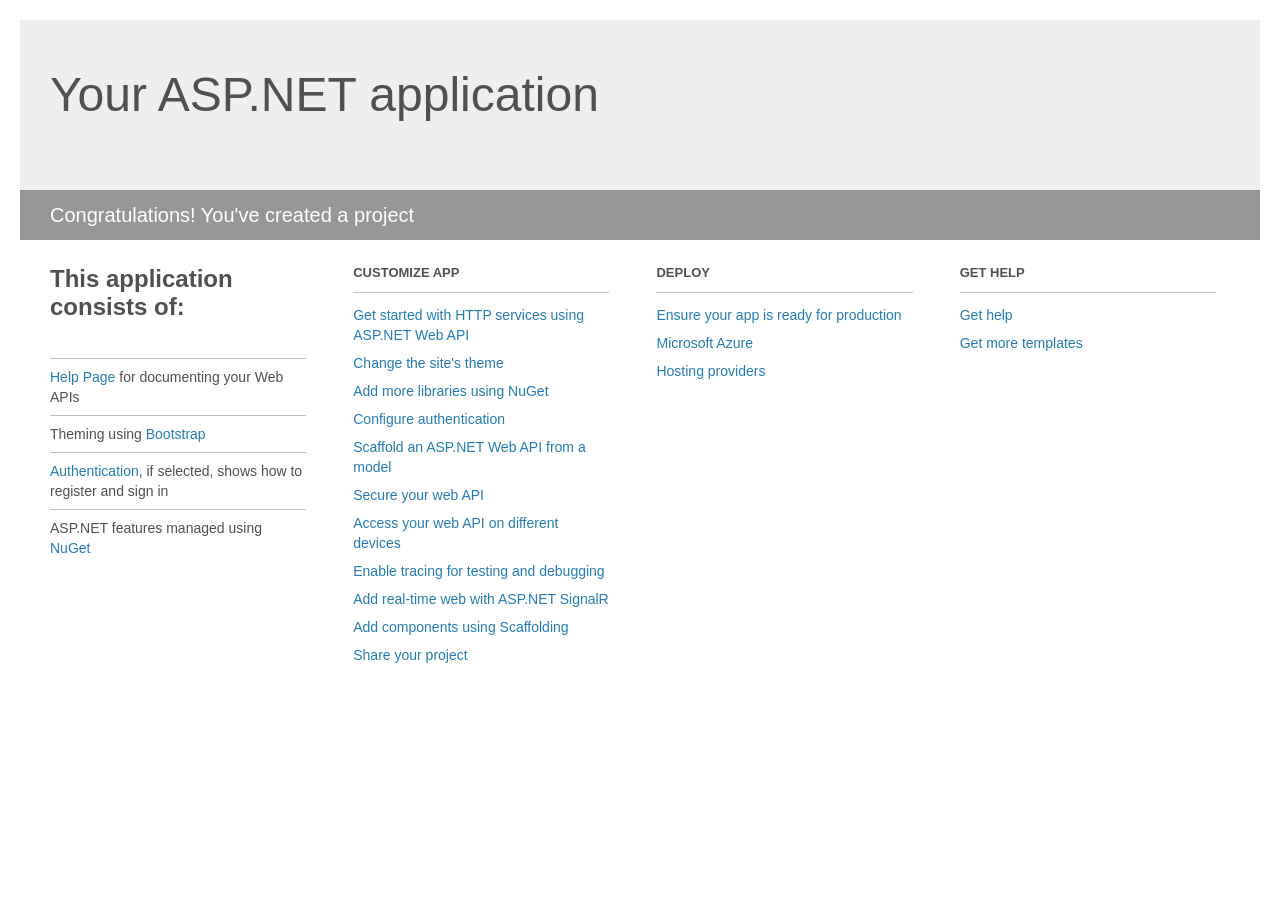
<file: BACKEND/ArtisianAPI/ArtisianAPI/Project_Readme.html>
﻿<!DOCTYPE html>
<html lang="en">
<head>
    <meta charset="utf-8" />
    <title>Your ASP.NET application</title>
    <style>
        body {
            background: #fff;
            color: #505050;
            font: 14px 'Segoe UI', tahoma, arial, helvetica, sans-serif;
            margin: 20px;
            padding: 0;
        }

        #header {
            background: #efefef;
            padding: 0;
        }

        h1 {
            font-size: 48px;
            font-weight: normal;
            margin: 0;
            padding: 0 30px;
            line-height: 150px;
        }

        p {
            font-size: 20px;
            color: #fff;
            background: #969696;
            padding: 0 30px;
            line-height: 50px;
        }

        #main {
            padding: 5px 30px;
        }

        .section {
            width: 21.7%;
            float: left;
            margin: 0 0 0 4%;
        }

            .section h2 {
                font-size: 13px;
                text-transform: uppercase;
                margin: 0;
                border-bottom: 1px solid silver;
                padding-bottom: 12px;
                margin-bottom: 8px;
            }

            .section.first {
                margin-left: 0;
            }

                .section.first h2 {
                    font-size: 24px;
                    text-transform: none;
                    margin-bottom: 25px;
                    border: none;
                }

                .section.first li {
                    border-top: 1px solid silver;
                    padding: 8px 0;
                }

            .section.last {
                margin-right: 0;
            }

        ul {
            list-style: none;
            padding: 0;
            margin: 0;
            line-height: 20px;
        }

        li {
            padding: 4px 0;
        }

        a {
            color: #267cb2;
            text-decoration: none;
        }

            a:hover {
                text-decoration: underline;
            }
    </style>
</head>
<body>

    <div id="header">
        <h1>Your ASP.NET application</h1>
        <p>Congratulations! You've created a project</p>
    </div>

    <div id="main">
        <div class="section first">
            <h2>This application consists of:</h2>
            <ul>
                <li><a href="http://go.microsoft.com/fwlink/?LinkID=615543">Help Page</a> for documenting your Web APIs</li>
                <li>Theming using <a href="http://go.microsoft.com/fwlink/?LinkID=615519">Bootstrap</a></li>
                <li><a href="http://go.microsoft.com/fwlink/?LinkID=320957">Authentication</a>, if selected, shows how to register and sign in</li>
                <li>ASP.NET features managed using <a href="http://go.microsoft.com/fwlink/?LinkID=320958">NuGet</a></li>
            </ul>
        </div>

        <div class="section">
            <h2>Customize app</h2>
            <ul>
                <li><a href="http://go.microsoft.com/fwlink/?LinkID=320959">Get started with HTTP services using ASP.NET Web API</a></li>
                <li><a href="http://go.microsoft.com/fwlink/?LinkID=320960">Change the site's theme</a></li>
                <li><a href="http://go.microsoft.com/fwlink/?LinkID=320961">Add more libraries using NuGet</a></li>
                <li><a href="http://go.microsoft.com/fwlink/?LinkID=320962">Configure authentication</a></li>
                <li><a href="http://go.microsoft.com/fwlink/?LinkID=320963">Scaffold an ASP.NET Web API from a model</a></li>
                <li><a href="http://go.microsoft.com/fwlink/?LinkID=615545">Secure your web API</a></li>
                <li><a href="http://go.microsoft.com/fwlink/?LinkID=615544">Access your web API on different devices</a></li>
                <li><a href="http://go.microsoft.com/fwlink/?LinkID=615546">Enable tracing for testing and debugging</a></li>
                <li><a href="http://go.microsoft.com/fwlink/?LinkID=615530">Add real-time web with ASP.NET SignalR</a></li>
                <li><a href="http://go.microsoft.com/fwlink/?LinkID=615531">Add components using Scaffolding</a></li>
                <li><a href="http://go.microsoft.com/fwlink/?LinkID=615533">Share your project</a></li>
            </ul>
        </div>

        <div class="section">
            <h2>Deploy</h2>
            <ul>
                <li><a href="http://go.microsoft.com/fwlink/?LinkID=615534">Ensure your app is ready for production</a></li>
                <li><a href="http://go.microsoft.com/fwlink/?LinkID=615535">Microsoft Azure</a></li>
                <li><a href="http://go.microsoft.com/fwlink/?LinkID=615536">Hosting providers</a></li>
            </ul>
        </div>

        <div class="section last">
            <h2>Get help</h2>
            <ul>
                <li><a href="http://go.microsoft.com/fwlink/?LinkID=615537">Get help</a></li>
                <li><a href="http://go.microsoft.com/fwlink/?LinkID=615538">Get more templates</a></li>
            </ul>
        </div>
    </div>
</body>
</html>
</file>
<file: FRONTEND/css/common.css>
@import url('https://fonts.googleapis.com/css2?family=Lobster+Two:ital,wght@0,400;0,700;1,400;1,700&family=Lovers+Quarrel&display=swap');

* {
    margin: 0;
    padding: 0;
    box-sizing: border-box;
}

body {
    font-family: Arial, sans-serif;
    background: #0d0d0d;
    color: #f5f5f5;
    min-height: 100vh;
}

a {
    text-decoration: none;
    color: inherit;
}

button, input {
    font-family: Arial, sans-serif;
}

button {
    cursor: pointer;
}

.navbar {
    width: 100%;
    background: #050505;
    border-bottom: 1px solid #2f2815;
    position: sticky;
    top: 0;
    z-index: 1000;
}

.nav-container {
    width: 92%;
    max-width: 1350px;
    min-height: 74px;
    margin: auto;
    display: flex;
    align-items: center;
    gap: 30px;
}

.logo {
    display: flex;
    align-items: center;
    gap: 10px;
    color: #d4af37;
    font-family: "Lobster Two", sans-serif;
    font-weight: 400;
    font-style: normal;
    font-size: 25px;
    letter-spacing: 2px;
    white-space: nowrap;
    transition: 0.3s;
}

.logo i {
    font-size: 25px;
}

.logo:hover {
    color: #e5c55a;
}

.nav-links {
    flex: 1;
    display: flex;
    align-items: center;
    justify-content: center;
    gap: 27px;
}

.nav-links>a, .category-button {
    height: 74px;
    display: flex;
    align-items: center;
    gap: 8px;
    border: none;
    background: transparent;
    color: #d5d5d5;
    font-size: 14px;
    transition: 0.3s;
}

.nav-links>a:hover, .category-button:hover {
    color: #d4af37;
}

.nav-links i {
    font-size: 13px;
}

.category-section {
    position: relative;
}

.category-button {
    padding: 0;
}

.category-arrow {
    font-size: 9px !important;
    transition: transform 0.3s;
}

.category-button.active .category-arrow {
    transform: rotate(180deg);
}

.category-dropdown {
    display: none;
    position: absolute;
    top: 64px;
    left: 50%;
    transform: translateX(-50%);
    width: 235px;
    padding: 8px;
    background: #111111;
    border: 1px solid #3a3018;
    border-radius: 7px;
    box-shadow: 0 15px 40px rgba(0, 0, 0, 0.7);
}

.category-dropdown.show {
    display: block;
}

.category-dropdown a {
    display: flex;
    align-items: center;
    gap: 12px;
    padding: 12px 13px;
    color: #d5d5d5;
    font-size: 14px;
    border-radius: 5px;
    transition: 0.25s;
}

.category-dropdown a i {
    width: 18px;
    color: #d4af37;
    text-align: center;
}

.category-dropdown a:hover {
    background: #1c180d;
    color: #d4af37;
}

.nav-actions {
    display: flex;
    align-items: center;
    gap: 16px;
}

.nav-icon-button {
    width: 35px;
    height: 35px;
    display: flex;
    align-items: center;
    justify-content: center;
    border: none;
    background: transparent;
    color: #d5d5d5;
    font-size: 15px;
    transition: 0.3s;
}

.nav-icon-button:hover {
    color: #d4af37;
}

.cart-link {
    width: 35px;
    height: 35px;
    position: relative;
    display: flex;
    align-items: center;
    justify-content: center;
    color: #d5d5d5;
    font-size: 16px;
    transition: 0.3s;
}

.cart-link:hover {
    color: #d4af37;
}

.cart-count {
    position: absolute;
    top: -3px;
    right: -4px;
    min-width: 16px;
    height: 16px;
    padding: 0 4px;
    display: flex;
    align-items: center;
    justify-content: center;
    background: #d4af37;
    color: #080808;
    border-radius: 50%;
    font-size: 9px;
    font-weight: bold;
}

.user-section {
    position: relative;
}

.user-button {
    min-height: 36px;
    display: flex;
    align-items: center;
    gap: 7px;
    padding: 0;
    border: none;
    background: transparent;
    color: #d5d5d5;
    font-size: 14px;
    transition: 0.3s;
}

.user-button:hover {
    color: #d4af37;
}

.user-button>i:first-child {
    font-size: 18px;
}

.user-arrow {
    font-size: 9px;
    transition: transform 0.3s;
}

.user-button.active .user-arrow {
    transform: rotate(180deg);
}

.user-dropdown {
    display: none;
    position: absolute;
    top: 46px;
    right: 0;
    width: 220px;
    background: #111111;
    border: 1px solid #3a3018;
    border-radius: 7px;
    overflow: hidden;
    box-shadow: 0 15px 40px rgba(0, 0, 0, 0.7);
}

.user-dropdown.show {
    display: block;
}

.logged-user {
    padding: 15px;
    display: flex;
    align-items: center;
    gap: 11px;
    background: #18140a;
    color: #d4af37;
}

.logged-user>i {
    font-size: 27px;
}

.logged-user div {
    display: flex;
    flex-direction: column;
    gap: 3px;
}

.logged-user small {
    color: #888;
    font-size: 10px;
}

.logged-user span {
    color: #d4af37;
    font-size: 14px;
    font-weight: bold;
}

.user-dropdown a,
.user-dropdown button {
    width: 100%;
    padding: 12px 15px;
    display: flex;
    align-items: center;
    gap: 11px;
    border: none;
    background: #111111;
    color: #d5d5d5;
    font-size: 13px;
    text-align: left;
    transition: 0.25s;
}

.user-dropdown a i,
.user-dropdown button i {
    width: 17px;
    color: #d4af37;
    text-align: center;
}

.user-dropdown a:hover,
.user-dropdown button:hover {
    background: #1c180d;
    color: #d4af37;
}

.login-nav-button {
    display: flex;
    align-items: center;
    gap: 7px;
    padding: 9px 16px;
    background: #d4af37;
    color: #080808;
    border-radius: 5px;
    font-size: 13px;
    font-weight: bold;
    transition: 0.3s;
}

.login-nav-button:hover {
    background: #e5c55a;
}

.search-box {
    display: none;
    width: 100%;
    background: #0b0b0b;
    border-top: 1px solid #2d2615;
    border-bottom: 1px solid #2d2615;
    padding: 12px 0;
}

.search-box.show {
    display: block;
}

.search-container {
    width: 92%;
    max-width: 850px;
    height: 42px;
    margin: auto;
    display: flex;
    align-items: center;
    gap: 12px;
    padding: 0 14px;
    background: #151515;
    border: 1px solid #3a3018;
    border-radius: 5px;
}

.search-container>i {
    color: #d4af37;
}

.search-container input {
    flex: 1;
    height: 100%;
    border: none;
    outline: none;
    background: transparent;
    color: #ffffff;
    font-size: 14px;
}

.search-container input::placeholder {
    color: #777;
}

.search-container button {
    border: none;
    background: transparent;
    color: #888;
    font-size: 16px;
    transition: 0.3s;
}

.search-container button:hover {
    color: #d4af37;
}

.page-container {
    width: 92%;
    max-width: 1350px;
    margin: auto;
    padding: 50px 0;
}

.section-title {
    text-align: center;
    margin-bottom: 35px;
}

.section-title h1, .section-title h2 {
    font-family: Georgia, "Times New Roman", serif;
    color: #d4af37;
    font-weight: normal;
}

.section-title p {
    margin-top: 8px;
    color: #999;
    font-size: 14px;
}

.gold-button {
    border: none;
    padding: 11px 20px;
    background: #d4af37;
    color: #080808;
    border-radius: 4px;
    font-size: 13px;
    font-weight: bold;
    transition: 0.3s;
}

.gold-button:hover {
    background: #e5c55a;
}

.art-card {
    background: #141414;
    border: 1px solid #2f2815;
    border-radius: 6px;
    overflow: hidden;
    transition: 0.3s;
}

.art-card:hover {
    border-color: #d4af37;
    transform: translateY(-4px);
    box-shadow: 0 12px 30px rgba(0, 0, 0, 0.45);
}

.footer {
    margin-top: 60px;
    background: #050505;
    border-top: 1px solid #2f2815;
}

.footer-container {
    width: 92%;
    max-width: 1350px;
    margin: auto;
    padding: 35px 0;
    display: flex;
    justify-content: space-between;
    gap: 30px;
}

.footer-logo {
    color: #d4af37;
    font-family: "Lobster Two", sans-serif;
    font-weight: 400;
    font-style: normal;
    font-size: 22px;
}

.footer-text {
    margin-top: 8px;
    max-width: 350px;
    color: #888;
    font-size: 13px;
    line-height: 1.7;
}

.footer-links {
    display: flex;
    flex-direction: column;
    gap: 9px;
}

.footer-links h3 {
    color: #d4af37;
    font-family: Georgia, "Times New Roman", serif;
    font-size: 15px;
    font-weight: normal;
    margin-bottom: 3px;
}

.footer-links a {
    color: #999;
    font-size: 13px;
    transition: 0.3s;
}

.footer-links a:hover {
    color: #d4af37;
}

.footer-bottom {
    border-top: 1px solid #211c10;
    padding: 14px;
    text-align: center;
    color: #666;
    font-size: 12px;
}
</file>
<file: FRONTEND/css/index.css>
#navbar {
    position: sticky;
    top: sticky;
    z-index: 1000;
}

.hero {
    min-height: 610px;
    position: relative;
    background-image: linear-gradient(90deg, rgba(0, 0, 0, 0.92), rgba(0, 0, 0, 0.65), rgba(0, 0, 0, 0.25)), url("../images/Madhubani.webp");
    background-size: cover;
    background-position: center;
    display: flex;
    align-items: center;
}

.hero-container {
    width: 92%;
    max-width: 1350px;
    margin: auto;
    position: relative;
    z-index: 2;
}

.hero-content {
    max-width: 650px;
    padding: 70px 0;
}

.hero-small-title {
    display: flex;
    align-items: center;
    gap: 10px;
    color: #d4af37;
    font-size: 12px;
    font-weight: bold;
    letter-spacing: 2px;
    margin-bottom: 20px;
}

.hero-small-title i {
    font-size: 16px;
}

.hero h1 {
    font-family: Georgia, "Times New Roman", serif;
    font-size: clamp(48px, 6vw, 78px);
    line-height: 1.05;
    font-weight: normal;
    color: #ffffff;
    margin-bottom: 24px;
}

.hero h1 span {
    display: block;
    color: #d4af37;
    font-style: italic;
}

.hero p {
    max-width: 570px;
    color: #d0d0d0;
    font-size: 16px;
    line-height: 1.8;
    margin-bottom: 32px;
}

.hero-buttons {
    display: flex;
    align-items: center;
    gap: 14px;
    flex-wrap: wrap;
}

.hero-button {
    display: inline-flex;
    align-items: center;
    justify-content: center;
    gap: 9px;
    padding: 12px 21px;
    border-radius: 4px;
    font-size: 13px;
    font-weight: bold;
    transition: 0.3s;
}

.hero-button.primary {
    background: #d4af37;
    color: #080808;
}

.hero-button.primary:hover {
    background: #e5c55a;
    transform: translateY(-2px);
}

.hero-button.secondary {
    border: 1px solid #8f7926;
    color: #d4af37;
    background: rgba(0, 0, 0, 0.35);
}

.hero-button.secondary:hover {
    background: #d4af37;
    color: #080808;
}

.intro-section {
    background: #111111;
    border-bottom: 1px solid #2f2815;
    padding: 40px 0;
}

.intro-container {
    width: 86%;
    max-width: 1050px;
    margin: auto;
    display: flex;
    align-items: center;
    gap: 35px;
}

.intro-icon {
    min-width: 80px;
    height: 80px;
    display: flex;
    align-items: center;
    justify-content: center;
    border: 1px solid #d4af37;
    border-radius: 50%;
    color: #d4af37;
    font-size: 27px;
}

.intro-content {
    max-width: 800px;
}

.section-label {
    display: block;
    color: #d4af37;
    font-size: 11px;
    font-weight: bold;
    letter-spacing: 2px;
    margin-bottom: 9px;
}

.intro-content h2, .section-heading h2 {
    font-family: Georgia, "Times New Roman", serif;
    font-size: 34px;
    font-weight: normal;
    color: #f5f5f5;
    margin-bottom: 14px;
}

.intro-content p {
    color: #999;
    font-size: 14px;
    line-height: 1.8;
}

.section-heading {
    text-align: center;
    max-width: 650px;
    margin: 0 auto 38px;
}

.section-heading p {
    color: #888;
    font-size: 14px;
    line-height: 1.6;
}

.categories-section {
    width: 92%;
    max-width: 1350px;
    margin: auto;
    padding: 5px 0;
}

.category-cards {
    display: grid;
    grid-template-columns: repeat(4, 1fr);
    gap: 18px;
}

.category-card {
    min-height: 190px;
    position: relative;
    overflow: hidden;
    background: #151515;
    border: 1px solid #302915;
    border-radius: 6px;
    padding: 28px 22px;
    display: flex;
    flex-direction: column;
    justify-content: flex-end;
    transition: 0.3s;
}

.category-card:hover {
    border-color: #d4af37;
    transform: translateY(-5px);
    box-shadow: 0 15px 30px rgba(0, 0, 0, 0.45);
}

.category-card-icon {
    position: absolute;
    top: 22px;
    right: 22px;
    width: 48px;
    height: 48px;
    display: flex;
    align-items: center;
    justify-content: center;
    border: 1px solid #5b4a1b;
    border-radius: 50%;
    color: #d4af37;
    font-size: 19px;
}

.category-card h3 {
    color: #f2f2f2;
    font-family: Georgia, "Times New Roman", serif;
    font-size: 21px;
    font-weight: normal;
    margin-bottom: 7px;
}

.category-card p {
    color: #777;
    font-size: 12px;
}

.category-card-arrow {
    position: absolute;
    bottom: 24px;
    right: 22px;
    color: #d4af37;
    font-size: 13px;
}

.featured-section {
    background: #111111;
    border-top: 1px solid #211c10;
    border-bottom: 1px solid #211c10;
    padding: 35px 4%;
}

.product-grid {
    max-width: 1350px;
    margin: auto;
    display: grid;
    grid-template-columns: repeat(4, 1fr);
    gap: 20px;
}

.home-product-card {
    background: #151515;
    border: 1px solid #302915;
    border-radius: 6px;
    overflow: hidden;
    transition: 0.3s;
}

.home-product-card:hover {
    border-color: #d4af37;
    transform: translateY(-5px);
    box-shadow: 0 15px 35px rgba(0, 0, 0, 0.45);
}

.product-image {
    height: 270px;
    position: relative;
    overflow: hidden;
    background: #0a0a0a;
}

.product-image img {
    width: 100%;
    height: 100%;
    object-fit: cover;
    display: block;
    transition: 0.5s;
}

.home-product-card:hover .product-image img {
    transform: scale(1.05);
}

.product-category {
    position: absolute;
    left: 12px;
    top: 12px;
    padding: 5px 8px;
    background: rgba(0, 0, 0, 0.82);
    border: 1px solid #5d4c1a;
    color: #d4af37;
    font-size: 9px;
    text-transform: uppercase;
    letter-spacing: 1px;
    border-radius: 3px;
}

.product-info {
    padding: 18px;
}

.product-info h3 {
    color: #eeeeee;
    font-family: Georgia, "Times New Roman", serif;
    font-size: 18px;
    font-weight: normal;
    line-height: 1.35;
    margin-bottom: 9px;
}

.product-description {
    color: #777;
    font-size: 12px;
    line-height: 1.5;
    height: 36px;
    overflow: hidden;
    margin-bottom: 13px;
}


.product-bottom {
    display: flex;
    align-items: center;
    justify-content: space-between;
    gap: 10px;
}

.product-price {
    color: #d4af37;
    font-size: 17px;
    font-weight: bold;
}

.product-view-button {
    display: inline-flex;
    align-items: center;
    gap: 6px;
    padding: 8px 11px;
    background: transparent;
    border: 1px solid #5d4c1a;
    border-radius: 4px;
    color: #d4af37;
    font-size: 11px;
    transition: 0.3s;
}

.product-view-button:hover {
    background: #d4af37;
    color: #080808;
}

.view-all-container {
    display: flex;
    justify-content: center;
    margin-top: 38px;
}

.view-all-button {
    display: inline-flex;
    align-items: center;
    gap: 10px;
    padding: 11px 20px;
    border: 1px solid #d4af37;
    color: #d4af37;
    border-radius: 4px;
    font-size: 13px;
    transition: 0.3s;
}

.view-all-button:hover {
    background: #d4af37;
    color: #080808;
}

.why-section {
    width: 92%;
    max-width: 1200px;
    margin: auto;
    padding: 5px 0;
}

.why-grid {
    display: grid;
    grid-template-columns: repeat(4, 1fr);
    gap: 20px;
}

.why-card {
    padding: 27px 20px;
    text-align: center;
    background: #121212;
    border: 1px solid #292313;
    border-radius: 5px;
    transition: 0.3s;
}

.why-card:hover {
    border-color: #d4af37;
}

.why-icon {
    width: 53px;
    height: 53px;
    margin: 0 auto 17px;
    display: flex;
    align-items: center;
    justify-content: center;
    border: 1px solid #55461b;
    border-radius: 50%;
    color: #d4af37;
    font-size: 19px;
}

.why-card h3 {
    color: #eee;
    font-family: Georgia, "Times New Roman", serif;
    font-size: 17px;
    font-weight: normal;
    margin-bottom: 9px;
}

.why-card p {
    color: #777;
    font-size: 12px;
    line-height: 1.7;
}

.home-cta {
    background: linear-gradient(rgba(0, 0, 0, 0.88), rgba(0, 0, 0, 0.88)), url("../images/Tanjore.jpg");
    background-size: cover;
    background-position: center;
    border-top: 1px solid #2f2815;
    border-bottom: 1px solid #2f2815;
    padding: 85px 20px;
    text-align: center;
}

.cta-content {
    max-width: 650px;
    margin: auto;
}

.cta-content > i {
    color: #d4af37;
    font-size: 30px;
    margin-bottom: 15px;
}

.cta-content h2 {
    font-family: Georgia, "Times New Roman", serif;
    color: #fff;
    font-size: 38px;
    font-weight: normal;
    margin-bottom: 12px;
}

.cta-content p {
    color: #999;
    font-size: 14px;
    margin-bottom: 25px;
}

.loading-message {
    grid-column: 1 / -1;
    min-height: 160px;
    display: flex;
    align-items: center;
    justify-content: center;
    gap: 10px;
    color: #888;
    font-size: 13px;
}

.loading-message i {
    color: #d4af37;
}
</file>
<file: FRONTEND/css/admin.css>
* {
    margin: 0;
    padding: 0;
    box-sizing: border-box;
}

body {
    background: #f7f5f1;
    color: #171717;
    font-family: Arial, sans-serif;
}

.admin-sidebar {
    position: fixed;
    top: 0;
    left: 0;
    width: 250px;
    height: 100vh;
    background: #111111;
    color: #ffffff;
    display: flex;
    flex-direction: column;
    padding: 30px 18px 20px;
    z-index: 1000;
    border-right: 1px solid #292929;
}

.admin-logo {
    display: flex;
    align-items: center;
    gap: 12px;
    padding: 0 12px 25px;
    border-bottom: 1px solid #333333;
}

.admin-logo i {
    color: #c9a227;
    font-size: 25px;
}

.admin-logo span {
    font-family: Georgia, "Times New Roman", serif;
    font-size: 24px;
    letter-spacing: 3px;
    font-weight: bold;
}

.admin-role {
    display: flex;
    align-items: center;
    gap: 9px;
    color: #bdbdbd;
    font-size: 12px;
    padding: 18px 12px;
    text-transform: uppercase;
    letter-spacing: 1px;
}

.admin-role i {
    color: #c9a227;
}

.admin-nav {
    display: flex;
    flex-direction: column;
    gap: 5px;
}

.admin-nav-item, .admin-nav-link {
    width: 100%;
    min-height: 47px;
    border: none;
    background: transparent;
    color: #bdbdbd;
    display: flex;
    align-items: center;
    gap: 13px;
    padding: 0 14px;
    border-radius: 5px;
    font-size: 14px;
    text-decoration: none;
    cursor: pointer;
    text-align: left;
    transition: 0.2s ease;
}

.admin-nav-item i, .admin-nav-link i {
    width: 18px;
    text-align: center;
    font-size: 15px;
}

.admin-nav-item:hover, .admin-nav-link:hover {
    background: #1f1f1f;
    color: #ffffff;
}

.admin-nav-item.active {
    background: #c9a227;
    color: #111111;
    font-weight: bold;
}

.admin-nav-item.active i {
    color: #111111;
}

.admin-nav-link {
    margin-top: 5px;
}

.admin-logout {
    margin-top: auto;
    min-height: 47px;
    border: 1px solid #383838;
    background: transparent;
    color: #d0d0d0;
    border-radius: 5px;
    cursor: pointer;
    display: flex;
    align-items: center;
    gap: 13px;
    padding: 0 14px;
    font-size: 14px;
    transition: 0.2s ease;
}

.admin-logout:hover {
    background: #8d2727;
    border-color: #8d2727;
    color: #ffffff;
}

.admin-logout i {
    width: 18px;
    text-align: center;
}

.admin-main {
    margin-left: 250px;
    min-height: 100vh;
    padding: 0 40px 50px;
}

.admin-header {
    min-height: 100px;
    display: flex;
    align-items: center;
    justify-content: space-between;
    border-bottom: 1px solid #ddd8ce;
    margin-bottom: 38px;
}

.admin-header-label {
    margin: 0 0 5px;
    color: #9b7a15;
    font-size: 11px;
    font-weight: bold;
    letter-spacing: 2px;
}

.admin-header h1 {
    margin: 0;
    font-family: Georgia, "Times New Roman", serif;
    font-size: 30px;
    font-weight: normal;
}

.admin-profile {
    display: flex;
    align-items: center;
    gap: 11px;
}

.admin-profile-icon {
    width: 42px;
    height: 42px;
    border-radius: 50%;
    background: #111111;
    color: #c9a227;
    display: flex;
    align-items: center;
    justify-content: center;
}

.admin-profile span {
    display: block;
    color: #888888;
    font-size: 11px;
    margin-bottom: 3px;
}

.admin-profile strong {
    font-size: 13px;
}

.admin-section {
    display: none;
}

.admin-section.active {
    display: block;
}

.section-heading {
    margin-bottom: 25px;
}

.section-heading p {
    margin: 0 0 5px;
    color: #9b7a15;
    font-size: 11px;
    font-weight: bold;
    letter-spacing: 2px;
}

.section-heading h2 {
    margin: 0;
    font-family: Georgia, "Times New Roman", serif;
    font-size: 28px;
    font-weight: normal;
}

.dashboard-cards {
    display: grid;
    grid-template-columns: repeat(3, 1fr);
    gap: 20px;
    margin-bottom: 28px;
}

.dashboard-card {
    min-height: 130px;
    background: #ffffff;
    border: 1px solid #e1ddd5;
    display: flex;
    align-items: center;
    gap: 18px;
    padding: 25px;
    border-radius: 6px;
}

.dashboard-card-icon {
    width: 52px;
    height: 52px;
    flex-shrink: 0;
    background: #111111;
    color: #c9a227;
    display: flex;
    align-items: center;
    justify-content: center;
    border-radius: 5px;
    font-size: 20px;
}

.dashboard-card span {
    display: block;
    color: #777777;
    font-size: 12px;
    margin-bottom: 7px;
}

.dashboard-card strong {
    display: block;
    font-family: Georgia, "Times New Roman", serif;
    font-size: 28px;
    font-weight: normal;
}

.admin-welcome-card {
    background: #111111;
    color: #ffffff;
    border-radius: 6px;
    padding: 30px;
    display: flex;
    align-items: center;
    gap: 22px;
}

.welcome-icon {
    width: 58px;
    height: 58px;
    flex-shrink: 0;
    border: 1px solid #c9a227;
    color: #c9a227;
    display: flex;
    align-items: center;
    justify-content: center;
    border-radius: 50%;
    font-size: 22px;
}

.admin-welcome-card h3 {
    margin: 0 0 8px;
    font-family: Georgia, "Times New Roman", serif;
    font-size: 22px;
    font-weight: normal;
}

.admin-welcome-card p {
    margin: 0;
    color: #c8c8c8;
    font-size: 13px;
    line-height: 1.7;
}

.admin-welcome-card .welcome-note {
    color: #a88a2a;
    margin-top: 5px;
}

.selection-card {
    background: #ffffff;
    border: 1px solid #e1ddd5;
    padding: 25px;
    border-radius: 6px;
    max-width: 750px;
}

.selection-card label {
    display: block;
    margin-bottom: 10px;
    color: #444444;
    font-size: 13px;
    font-weight: bold;
}

.selection-card label i {
    color: #b08b1c;
    margin-right: 7px;
}

.selection-card select {
    width: 100%;
    height: 48px;
    padding: 0 14px;
    border: 1px solid #cfc9bd;
    background: #ffffff;
    color: #222222;
    border-radius: 4px;
    outline: none;
    font-size: 13px;
    cursor: pointer;
}

.selection-card select:focus {
    border-color: #c9a227;
    box-shadow: 0 0 0 2px rgba(201, 162, 39, 0.12);
}

.record-details {
    margin-top: 25px;
    background: #ffffff;
    border: 1px solid #e1ddd5;
    border-radius: 6px;
    padding: 25px;
    display: flex;
    gap: 28px;
    max-width: 950px;
}

.record-details.hidden {
    display: none;
}

.record-image {
    width: 230px;
    height: 250px;
    flex-shrink: 0;
    overflow: hidden;
    background: #f0ede7;
}

.record-image img {
    width: 100%;
    height: 100%;
    object-fit: cover;
}

.record-content {
    flex: 1;
}

.record-label {
    display: block;
    color: #a17e16;
    font-size: 10px;
    font-weight: bold;
    letter-spacing: 2px;
    margin-bottom: 7px;
}

.record-content h3 {
    margin: 0 0 20px;
    font-family: Georgia, "Times New Roman", serif;
    font-size: 24px;
    font-weight: normal;
}

.detail-grid {
    display: grid;
    grid-template-columns: repeat(2, 1fr);
    gap: 15px;
}

.detail-grid div {
    background: #f8f6f2;
    border: 1px solid #ebe7df;
    padding: 13px;
}

.detail-grid span {
    display: block;
    color: #888888;
    font-size: 10px;
    text-transform: uppercase;
    letter-spacing: 0.8px;
    margin-bottom: 6px;
}

.detail-grid strong {
    display: block;
    font-size: 13px;
    font-weight: normal;
    word-break: break-word;
}

.description-box {
    margin-top: 15px;
    background: #f8f6f2;
    border: 1px solid #ebe7df;
    padding: 15px;
}

.description-box span {
    display: block;
    color: #888888;
    font-size: 10px;
    text-transform: uppercase;
    letter-spacing: 0.8px;
    margin-bottom: 7px;
}

.description-box p {
    margin: 0;
    color: #555555;
    font-size: 13px;
    line-height: 1.6;
}

.simple-record {
    max-width: 750px;
    align-items: flex-start;
}

.record-icon {
    width: 58px;
    height: 58px;
    flex-shrink: 0;
    background: #111111;
    color: #c9a227;
    border-radius: 5px;
    display: flex;
    align-items: center;
    justify-content: center;
    font-size: 21px;
}

.simple-record .record-content h3 {
    margin-bottom: 18px;
}

.add-painting-placeholder {
    background: #ffffff;
    border: 1px solid #e1ddd5;
    border-radius: 6px;
    padding: 50px 30px;
    text-align: center;
    max-width: 750px;
}

.add-painting-placeholder>i {
    font-size: 35px;
    color: #c9a227;
    margin-bottom: 15px;
}

.add-painting-placeholder h3 {
    margin: 0 0 10px;
    font-family: Georgia, "Times New Roman", serif;
    font-size: 24px;
    font-weight: normal;
}

.add-painting-placeholder p {
    margin: 0 auto 22px;
    max-width: 500px;
    color: #777777;
    font-size: 13px;
    line-height: 1.7;
}

.admin-gold-button {
    display: inline-flex;
    align-items: center;
    gap: 8px;
    padding: 12px 20px;
    background: #111111;
    color: #c9a227;
    text-decoration: none;
    border: 1px solid #111111;
    border-radius: 4px;
    font-size: 12px;
    font-weight: bold;
    transition: 0.2s ease;
}

.admin-gold-button:hover {
    background: #c9a227;
    color: #111111;
}
</file>
<file: FRONTEND/css/cart.css>
* {
    margin: 0;
    padding: 0;
    box-sizing: border-box;
}

body {
    margin: 0;
    background: #fffaf9;
    color: #171717;
    font-family: Arial, sans-serif;
}

.cart-page {
    max-width: 1250px;
    margin: 0 auto;
    padding: 70px 25px 90px;
}

.cart-header {
    text-align: center;
    margin-bottom: 50px;
}

.section-label {
    margin: 0 0 10px;
    color: #c9a227;
    font-size: 12px;
    font-weight: bold;
    letter-spacing: 3px;
    text-transform: uppercase;
}

.cart-header h1 {
    margin: 0;
    font-family: Georgia, "Times New Roman", serif;
    font-size: 46px;
    font-weight: normal;
}

.cart-header p:last-child {
    margin: 14px auto 0;
    color: #777;
    font-size: 15px;
}

.cart-container {
    display: grid;
    grid-template-columns: minmax(0, 1fr) 350px;
    gap: 35px;
    align-items: start;
}

.cart-items-section {
    min-width: 0;
}

.cart-section-heading {
    display: flex;
    justify-content: space-between;
    align-items: center;
    margin-bottom: 20px;
}

.cart-section-heading h2 {
    margin: 0;
    font-family: Georgia, "Times New Roman", serif;
    font-size: 24px;
    font-weight: normal;
}

.cart-section-heading h2 i {
    color: #c9a227;
    margin-right: 8px;
}

.clear-cart-button {
    border: 0;
    background: transparent;
    color: #9a3b35;
    cursor: pointer;
    font-size: 13px;
    padding: 8px;
}

.clear-cart-button:hover {
    color: #c9a227;
}

.cart-items-container {
    display: flex;
    flex-direction: column;
    gap: 15px;
}

.cart-item {
    display: grid;
    grid-template-columns: 125px minmax(0, 1fr) auto;
    gap: 20px;
    align-items: center;
    padding: 18px;
    background: #fff;
    border: 1px solid #e8e0dc;
}

.cart-item-image {
    width: 125px;
    height: 145px;
    overflow: hidden;
    background: #f3eeeb;
}

.cart-item-image img {
    width: 100%;
    height: 100%;
    object-fit: cover;
}

.cart-item-info {
    min-width: 0;
}

.cart-item-category {
    margin-bottom: 7px;
    color: #c9a227;
    font-size: 11px;
    font-weight: bold;
    letter-spacing: 1.5px;
    text-transform: uppercase;
}

.cart-item-name {
    margin: 0 0 8px;
    font-family: Georgia, "Times New Roman", serif;
    font-size: 22px;
    font-weight: normal;
}

.cart-item-description {
    margin: 0 0 14px;
    color: #777;
    font-size: 13px;
    line-height: 1.6;
}

.cart-item-price {
    color: #171717;
    font-size: 16px;
    font-weight: bold;
}

.cart-item-stock {
    margin-top: 7px;
    color: #777;
    font-size: 12px;
}

.cart-item-actions {
    display: flex;
    flex-direction: column;
    align-items: flex-end;
    gap: 15px;
}

.item-subtotal {
    font-family: Georgia, "Times New Roman", serif;
    font-size: 20px;
}

.quantity-control {
    display: flex;
    align-items: center;
    border: 1px solid #d8d0cc;
    background: #fff;
}

.quantity-button {
    width: 34px;
    height: 34px;
    border: 0;
    background: transparent;
    cursor: pointer;
    color: #171717;
    font-size: 14px;
}

.quantity-button:hover {
    background: #f5efeb;
    color: #c9a227;
}

.quantity-value {
    min-width: 35px;
    text-align: center;
    font-size: 14px;
}

.remove-item-button {
    border: 0;
    background: transparent;
    color: #999;
    cursor: pointer;
    font-size: 12px;
}

.remove-item-button:hover {
    color: #9a3b35;
}

.cart-summary {
    position: sticky;
    top: 25px;
    padding: 28px;
    background: #171717;
    color: #fff;
}

.summary-heading h2 {
    margin: 0 0 28px;
    font-family: Georgia, "Times New Roman", serif;
    font-size: 25px;
    font-weight: normal;
}

.summary-row {
    display: flex;
    justify-content: space-between;
    margin-bottom: 17px;
    color: #c9c9c9;
    font-size: 14px;
}

.summary-row strong {
    color: #fff;
    font-weight: normal;
}

.summary-divider {
    height: 1px;
    margin: 22px 0;
    background: #444;
}

.summary-total {
    display: flex;
    justify-content: space-between;
    align-items: center;
    margin-bottom: 25px;
    font-family: Georgia, "Times New Roman", serif;
    font-size: 21px;
}

.summary-total strong {
    color: #c9a227;
    font-size: 25px;
    font-weight: normal;
}

.checkout-button {
    width: 100%;
    padding: 15px;
    border: 1px solid #c9a227;
    background: #c9a227;
    color: #111;
    cursor: pointer;
    font-size: 13px;
    font-weight: bold;
    letter-spacing: 1px;
    text-transform: uppercase;
    transition: 0.2s;
}

.checkout-button:hover {
    background: transparent;
    color: #c9a227;
}

.checkout-button i {
    margin-left: 8px;
}

.continue-shopping {
    display: block;
    margin-top: 18px;
    color: #aaa;
    text-align: center;
    text-decoration: none;
    font-size: 12px;
}

.continue-shopping:hover {
    color: #c9a227;
}


.empty-cart {
    padding: 70px 30px;
    background: #fff;
    border: 1px solid #e8e0dc;
    text-align: center;
}

.empty-cart-icon {
    width: 75px;
    height: 75px;
    margin: 0 auto 20px;
    border-radius: 50%;
    background: #f3eeeb;
    display: flex;
    align-items: center;
    justify-content: center;
    color: #c9a227;
    font-size: 28px;
}

.empty-cart h2 {
    margin: 0 0 10px;
    font-family: Georgia, "Times New Roman", serif;
    font-size: 27px;
    font-weight: normal;
}

.empty-cart p {
    max-width: 450px;
    margin: 0 auto 25px;
    color: #777;
    font-size: 14px;
    line-height: 1.6;
}

.shop-button {
    display: inline-block;
    padding: 13px 22px;
    background: #171717;
    color: #fff;
    text-decoration: none;
    font-size: 12px;
    letter-spacing: 1px;
    text-transform: uppercase;
}

.shop-button:hover {
    background: #c9a227;
    color: #111;
}

.cart-message {
    padding: 50px;
    color: #777;
    text-align: center;
    font-size: 14px;
}

.cart-message i {
    margin-right: 8px;
    color: #c9a227;
}

.hidden {
    display: none !important;
}
</file>
<file: FRONTEND/css/login.css>
* {
    margin: 0;
    padding: 0;
}

.login-page {
    min-height: calc(100vh - 80px);
    display: flex;
    align-items: center;
    justify-content: center;
    padding: 45px 25px;
    background: radial-gradient(circle at top left, rgba(212, 175, 55, 0.08), transparent 35%), #0d0d0d;
}

.login-container {
    width: 100%;
    max-width: 1050px;
    min-height: 590px;
    display: grid;
    grid-template-columns: 1fr 1fr;
    background: #111111;
    border: 1px solid #3a3018;
    box-shadow: 0 20px 60px rgba(0, 0, 0, 0.55);
}

.login-art-section {
    position: relative;
    min-height: 590px;
    display: flex;
    align-items: center;
    justify-content: center;
    overflow: hidden;
    background: linear-gradient(rgba(0, 0, 0, 0.48), rgba(0, 0, 0, 0.72)), url("../images/Madhubani.webp") center / cover no-repeat;
}

.login-art-section::before {
    content: "";
    position: absolute;
    inset: 25px;
    border: 1px solid rgba(212, 175, 55, 0.45);
    pointer-events: none;
}

.art-overlay {
    position: absolute;
    inset: 0;
    background: linear-gradient(135deg, rgba(212, 175, 55, 0.13), transparent 45%);
}

.art-content {
    position: relative;
    z-index: 2;
    max-width: 380px;
    padding: 40px;
    text-align: center;
}

.art-icon {
    width: 75px;
    height: 75px;
    margin: 0 auto 25px;
    display: flex;
    align-items: center;
    justify-content: center;
    border: 1px solid #D4AF37;
    color: #D4AF37;
    font-size: 30px;
    transform: rotate(45deg);
}

.art-icon i {
    transform: rotate(-45deg);
}

.art-content h1 {
    margin: 0 0 15px;
    color: #ffffff;
    font-family: Georgia, "Times New Roman", serif;
    font-size: 38px;
    font-weight: 500;
    letter-spacing: 0.5px;
}

.art-content p {
    margin: 0 auto;
    color: #d5d5d5;
    font-family: Arial, sans-serif;
    font-size: 15px;
    line-height: 1.8;
}

.art-line {
    width: 70px;
    height: 1px;
    margin: 25px auto;
    background: #D4AF37;
}

.art-content span {
    color: #D4AF37;
    font-family: Arial, sans-serif;
    font-size: 12px;
    letter-spacing: 2px;
    text-transform: uppercase;
}

.art-content span i {
    margin: 0 8px;
    font-size: 8px;
}

.login-form-section {
    display: flex;
    align-items: center;
    justify-content: center;
    padding: 50px 55px;
    background: #111111;
}

.login-form-container {
    width: 100%;
    max-width: 400px;
}

.login-heading {
    text-align: center;
    margin-bottom: 32px;
}

.heading-icon {
    width: 48px;
    height: 48px;
    margin: 0 auto 15px;
    display: flex;
    align-items: center;
    justify-content: center;
    border: 1px solid #3a3018;
    color: #D4AF37;
    font-size: 18px;
}

.login-heading h2 {
    margin: 0 0 8px;
    color: #ffffff;
    font-family: Georgia, "Times New Roman", serif;
    font-size: 30px;
    font-weight: 500;
}

.login-heading p {
    margin: 0;
    color: #999999;
    font-family: Arial, sans-serif;
    font-size: 13px;
}

.form-group {
    margin-bottom: 22px;
}

.form-group label {
    display: block;
    margin-bottom: 9px;
    color: #d5d5d5;
    font-family: Arial, sans-serif;
    font-size: 13px;
    font-weight: 600;
}

.form-group label i {
    margin-right: 7px;
    color: #D4AF37;
}

.input-box {
    position: relative;
    display: flex;
    align-items: center;
    height: 50px;
    border: 1px solid #393939;
    background: #0d0d0d;
    transition: 0.25s ease;
}

.input-box:focus-within {
    border-color: #D4AF37;
    box-shadow: 0 0 0 2px rgba(212, 175, 55, 0.08);
}

.input-box > i {
    width: 48px;
    text-align: center;
    color: #777777;
    font-size: 14px;
}

.input-box input {
    flex: 1;
    width: 100%;
    height: 100%;
    border: none;
    outline: none;
    padding: 0 12px 0 0;
    background: transparent;
    color: #ffffff;
    font-family: Arial, sans-serif;
    font-size: 14px;
}

.input-box input::placeholder {
    color: #666666;
}

.password-toggle {
    width: 45px;
    height: 100%;
    border: none;
    background: transparent;
    color: #777777;
    cursor: pointer;
    transition: 0.2s ease;
}

.password-toggle:hover {
    color: #D4AF37;
}

.field-error {
    display: block;
    min-height: 16px;
    margin-top: 5px;
    color: #d96c63;
    font-family: Arial, sans-serif;
    font-size: 11px;
}

.login-message {
    display: none;
    margin-bottom: 18px;
    padding: 11px 13px;
    border: 1px solid #3a3018;
    background: #18150d;
    color: #D4AF37;
    font-family: Arial, sans-serif;
    font-size: 12px;
    line-height: 1.5;
}

.login-message.error {
    display: block;
    border-color: #5a2925;
    background: #1b100f;
    color: #e58a82;
}

.login-message.success {
    display: block;
    border-color: #4a3d18;
    background: #17150d;
    color: #D4AF37;
}

.login-button {
    width: 100%;
    height: 50px;
    display: flex;
    align-items: center;
    justify-content: center;
    gap: 12px;
    border: 1px solid #D4AF37;
    background: #D4AF37;
    color: #0d0d0d;
    font-family: Arial, sans-serif;
    font-size: 13px;
    font-weight: 700;
    letter-spacing: 0.8px;
    cursor: pointer;
    transition: 0.25s ease;
}

.login-button:hover {
    background: #E5C55A;
    border-color: #E5C55A;
    transform: translateY(-1px);
}

.login-button:disabled {
    opacity: 0.6;
    cursor: not-allowed;
    transform: none;
}

.signup-link {
    display: flex;
    align-items: center;
    justify-content: center;
    gap: 7px;
    margin-top: 25px;
    color: #777777;
    font-family: Arial, sans-serif;
    font-size: 12px;
}

.signup-link a {
    color: #D4AF37;
    text-decoration: none;
    font-weight: 600;
    transition: 0.2s ease;
}

.signup-link a:hover {
    color: #E5C55A;
}

.signup-link a i {
    margin-left: 4px;
}

.back-home {
    display: flex;
    align-items: center;
    justify-content: center;
    gap: 7px;
    margin-top: 25px;
    color: #777777;
    text-decoration: none;
    font-family: Arial, sans-serif;
    font-size: 12px;
    transition: 0.2s ease;
}

.back-home:hover {
    color: #D4AF37;
}
</file>
<file: FRONTEND/css/order-details.css>
.order-details-page {
    min-height: calc(100vh - 160px);
    padding: 65px 20px 80px;
    background: #fffaf9;
}

.order-details-container {
    max-width: 1050px;
    margin: 0 auto;
}

.order-details-heading {
    text-align: center;
    margin-bottom: 40px;
}

.back-orders {
    display: inline-flex;
    align-items: center;
    gap: 8px;
    margin-bottom: 25px;
    color: #555;
    text-decoration: none;
    font-size: 12px;
    font-weight: 600;
}

.back-orders:hover {
    color: #b8944d;
}

.section-label {
    display: block;
    margin-bottom: 9px;
    color: #b8944d;
    font-size: 11px;
    font-weight: 700;
    letter-spacing: 3px;
}

.order-details-heading h1 {
    margin: 0;
    color: #111;
    font-family: Georgia, "Times New Roman", serif;
    font-size: 42px;
    font-weight: 500;
}

.order-details-heading p {
    margin: 10px 0 0;
    color: #888;
    font-size: 13px;
}

.order-details-card {
    background: #fff;
    border: 1px solid #e6ddd4;
    box-shadow: 0 15px 40px rgba(0, 0, 0, 0.06);
}

.order-details-card-header {
    display: flex;
    justify-content: space-between;
    align-items: center;
    padding: 25px 30px;
    background: #111;
    color: #fff;
}

.order-header-left {
    display: flex;
    align-items: center;
    gap: 15px;
}

.order-header-icon {
    width: 45px;
    height: 45px;
    display: flex;
    align-items: center;
    justify-content: center;
    background: #b8944d;
    color: #111;
    font-size: 17px;
}

.order-header-label {
    display: block;
    margin-bottom: 4px;
    color: #aaa;
    font-size: 10px;
    letter-spacing: 1.5px;
    text-transform: uppercase;
}

.order-header-number {
    margin: 0;
    color: #fff;
    font-size: 17px;
    font-weight: 700;
}

.order-header-right {
    text-align: right;
}

.order-header-total-label {
    display: block;
    margin-bottom: 4px;
    color: #aaa;
    font-size: 10px;
    letter-spacing: 1px;
    text-transform: uppercase;
}

.order-header-total {
    color: #d4af63;
    font-size: 22px;
    font-weight: 700;
}

.order-items {
    padding: 10px 30px;
}

.order-item {
    display: grid;
    grid-template-columns: 105px 1fr auto;
    gap: 22px;
    align-items: center;
    padding: 25px 0;
    border-bottom: 1px solid #eee6df;
}

.order-item:last-child {
    border-bottom: none;
}

.order-item-image {
    width: 105px;
    height: 105px;
    object-fit: cover;
    border: 1px solid #e4dcd3;
}

.order-item-info {
    align-self: center;
}

.order-item-name {
    margin: 0 0 8px;
    color: #222;
    font-family: Georgia, "Times New Roman", serif;
    font-size: 20px;
    font-weight: 500;
}

.order-item-description {
    max-width: 550px;
    margin: 0 0 12px;
    color: #888;
    font-size: 12px;
    line-height: 1.6;
}

.order-item-meta {
    display: flex;
    align-items: center;
    gap: 20px;
}

.order-item-meta span {
    color: #777;
    font-size: 11px;
}

.order-item-meta strong {
    color: #333;
}

.order-item-price {
    text-align: right;
    white-space: nowrap;
}

.order-item-unit-price {
    display: block;
    margin-bottom: 6px;
    color: #888;
    font-size: 11px;
}

.order-item-total {
    color: #b8944d;
    font-size: 18px;
    font-weight: 700;
}

.order-summary-section {
    padding: 25px 30px 30px;
    background: #faf7f2;
    border-top: 1px solid #e8dfd6;
}

.summary-row {
    display: flex;
    justify-content: space-between;
    align-items: center;
    margin: 10px 0;
    color: #777;
    font-size: 13px;
}

.summary-row strong {
    color: #333;
}

.summary-divider {
    height: 1px;
    margin: 18px 0;
    background: #ddd3c9;
}

.summary-total {
    display: flex;
    justify-content: space-between;
    align-items: center;
}

.summary-total span {
    color: #222;
    font-size: 17px;
    font-weight: 700;
}

.summary-total strong {
    color: #b8944d;
    font-size: 24px;
}

.order-actions {
    display: flex;
    justify-content: center;
    gap: 15px;
    margin-top: 30px;
}

.order-action-button {
    display: inline-flex;
    align-items: center;
    justify-content: center;
    gap: 9px;
    min-width: 165px;
    height: 45px;
    padding: 0 20px;
    text-decoration: none;
    font-size: 12px;
    font-weight: 700;
    transition: all 0.2s ease;
}

.primary-action {
    background: #111;
    color: #fff;
}

.primary-action:hover {
    background: #b8944d;
    color: #111;
}

.secondary-action {
    border: 1px solid #d5c7b8;
    color: #444;
    background: #fff;
}

.secondary-action:hover {
    border-color: #b8944d;
    color: #b8944d;
}

.order-details-loading {
    min-height: 250px;
    display: flex;
    justify-content: center;
    align-items: center;
    gap: 10px;
    background: #fff;
    border: 1px solid #e6ddd4;
    color: #888;
    font-size: 13px;
}

.order-details-loading i {
    color: #b8944d;
}

.order-error {
    padding: 70px 25px;
    background: #fff;
    border: 1px solid #e6ddd4;
    text-align: center;
}

.order-error-icon {
    width: 70px;
    height: 70px;
    margin: 0 auto 20px;
    display: flex;
    justify-content: center;
    align-items: center;
    background: #111;
    color: #d4af63;
    font-size: 25px;
}

.order-error h2 {
    margin: 0 0 10px;
    color: #222;
    font-family: Georgia, "Times New Roman", serif;
    font-size: 27px;
    font-weight: 500;
}

.order-error p {
    max-width: 450px;
    margin: 0 auto 25px;
    color: #888;
    font-size: 13px;
    line-height: 1.7;
}

.order-details-message {
    display: none;
    margin-bottom: 25px;
    padding: 14px 18px;
    text-align: center;
    font-size: 13px;
}

.order-details-message.error {
    display: block;
    background: #fff1f0;
    border: 1px solid #e5b8b4;
    color: #a9322d;
}

.order-details-message.success {
    display: block;
    background: #f1f8f2;
    border: 1px solid #bad7be;
    color: #2f6b38;
}
</file>
<file: FRONTEND/css/orders.css>
* {
    margin: 0;
    padding: 0;
}

.orders-page {
    min-height: calc(100vh - 160px);
    padding: 70px 20px;
    background: #fffaf9;
}

.orders-container {
    max-width: 1100px;
    margin: 0 auto;
}

.orders-heading {
    text-align: center;
    margin-bottom: 45px;
}

.section-label {
    display: inline-block;
    margin-bottom: 10px;
    color: #b8944d;
    font-size: 11px;
    font-weight: 700;
    letter-spacing: 3px;
}

.orders-heading h1 {
    margin: 0;
    color: #111;
    font-family: Georgia, "Times New Roman", serif;
    font-size: 42px;
    font-weight: 500;
}

.orders-heading p {
    margin: 12px 0 0;
    color: #777;
    font-size: 15px;
}

.orders-list {
    display: flex;
    flex-direction: column;
    gap: 18px;
}

.order-card {
    background: #fff;
    border: 1px solid #e7ded5;
    box-shadow: 0 12px 35px rgba(0, 0, 0, 0.05);
    transition: transform 0.2s ease, box-shadow 0.2s ease;
}

.order-card:hover {
    transform: translateY(-2px);
    box-shadow: 0 17px 40px rgba(0, 0, 0, 0.08);
}

.order-card-top {
    display: flex;
    justify-content: space-between;
    align-items: center;
    padding: 22px 25px;
    border-bottom: 1px solid #eee6df;
}

.order-number {
    display: flex;
    align-items: center;
    gap: 13px;
}

.order-icon {
    width: 43px;
    height: 43px;
    display: flex;
    align-items: center;
    justify-content: center;
    background: #111;
    color: #d4af63;
    font-size: 16px;
}

.order-number h3 {
    margin: 0 0 4px;
    color: #222;
    font-size: 14px;
    font-weight: 700;
}

.order-number p {
    margin: 0;
    color: #888;
    font-size: 11px;
}

.order-card-body {
    display: grid;
    grid-template-columns: 1fr auto auto;
    align-items: center;
    gap: 30px;
    padding: 23px 25px;
}

.order-info-item {
    display: flex;
    flex-direction: column;
    gap: 5px;
}

.order-info-label {
    color: #999;
    font-size: 10px;
    font-weight: 700;
    letter-spacing: 1px;
    text-transform: uppercase;
}

.order-info-value {
    color: #222;
    font-size: 14px;
    font-weight: 700;
}

.order-total {
    color: #b8944d;
    font-size: 20px;
    font-weight: 700;
}

.view-order-button {
    display: inline-flex;
    align-items: center;
    justify-content: center;
    gap: 8px;
    min-width: 125px;
    height: 42px;
    padding: 0 17px;
    background: #111;
    color: #fff;
    text-decoration: none;
    font-size: 12px;
    font-weight: 700;
    transition: all 0.2s ease;
}

.view-order-button:hover {
    background: #b8944d;
    color: #111;
}

.empty-orders {
    padding: 75px 25px;
    background: #fff;
    border: 1px solid #e7ded5;
    text-align: center;
}

.empty-orders-icon {
    width: 75px;
    height: 75px;
    margin: 0 auto 22px;
    display: flex;
    align-items: center;
    justify-content: center;
    background: #111;
    color: #d4af63;
    font-size: 27px;
}

.empty-orders h2 {
    margin: 0 0 10px;
    color: #222;
    font-family: Georgia, "Times New Roman", serif;
    font-size: 27px;
    font-weight: 500;
}

.empty-orders p {
    margin: 0 auto 25px;
    max-width: 450px;
    color: #888;
    font-size: 13px;
    line-height: 1.7;
}

.shop-button {
    display: inline-flex;
    align-items: center;
    gap: 9px;
    padding: 13px 22px;
    background: #111;
    color: #fff;
    text-decoration: none;
    font-size: 12px;
    font-weight: 700;
}

.shop-button:hover {
    background: #b8944d;
    color: #111;
}

.orders-loading {
    min-height: 180px;
    display: flex;
    align-items: center;
    justify-content: center;
    gap: 10px;
    background: #fff;
    border: 1px solid #e7ded5;
    color: #888;
    font-size: 13px;
}

.orders-loading i {
    color: #b8944d;
}

.orders-message {
    display: none;
    margin-bottom: 25px;
    padding: 14px 18px;
    text-align: center;
    font-size: 13px;
}

.orders-message.error {
    display: block;
    background: #fff1f0;
    border: 1px solid #e5b8b4;
    color: #a9322d;
}

.orders-message.success {
    display: block;
    background: #f1f8f2;
    border: 1px solid #bad7be;
    color: #2f6b38;
}

.myOrders {
    color: #666;
}

* {
    margin: 0;
    padding: 0;
    box-sizing: border-box;
}


body {
    font-family: Georgia, "Times New Roman", serif;
    background: #faf8f5;
    color: #171717;
}


.orders-page {
    min-height: 80vh;
    padding: 70px 20px;
}


.orders-container {
    width: 100%;
    max-width: 1100px;
    margin: auto;
}



.orders-header {
    display: flex;
    align-items: center;
    gap: 20px;

    margin-bottom: 40px;

    padding-bottom: 25px;

    border-bottom: 1px solid #d8c7a0;
}


.header-icon {
    width: 58px;
    height: 58px;

    display: flex;
    align-items: center;
    justify-content: center;

    border: 1px solid #b9975b;

    color: #b9975b;

    font-size: 24px;
}


.section-label {
    font-size: 11px;
    letter-spacing: 3px;

    color: #b9975b;

    margin-bottom: 6px;
}


.orders-header h1 {
    font-size: 38px;
    font-weight: 500;

    letter-spacing: 1px;
}


.header-description {
    margin-top: 7px;

    color: #777;

    font-family: Arial, sans-serif;

    font-size: 14px;
}


.orders-message {
    display: none;

    padding: 14px 18px;

    margin-bottom: 25px;

    font-family: Arial, sans-serif;

    font-size: 14px;

    border-left: 3px solid #b9975b;

    background: #f2eee7;
}


.orders-message.error {
    display: block;

    border-left-color: #9b3030;

    color: #8b2525;
}


.orders-message.success {
    display: block;

    border-left-color: #5c7654;

    color: #4d6547;
}


.orders-loading {
    min-height: 250px;

    display: flex;
    align-items: center;
    justify-content: center;

    gap: 12px;

    color: #8b8b8b;

    font-family: Arial, sans-serif;

    font-size: 14px;
}


.orders-loading i {
    color: #b9975b;

    font-size: 20px;
}


.orders-list {
    display: flex;

    flex-direction: column;

    gap: 25px;
}

.order-card {
    background: #ffffff;

    border: 1px solid #ded8ce;

    box-shadow: 0 8px 25px rgba(0, 0, 0, 0.04);
}


.order-card-header {
    display: flex;

    align-items: center;
    justify-content: space-between;

    padding: 20px 24px;

    background: #191919;

    color: #ffffff;
}


.order-number {
    display: flex;

    align-items: center;

    gap: 10px;
}


.order-number i {
    color: #b9975b;
}


.order-number span {
    font-family: Arial, sans-serif;

    font-size: 13px;

    letter-spacing: 1px;
}


.order-total-header {
    text-align: right;
}


.order-total-label {
    display: block;

    color: #aaa;

    font-family: Arial, sans-serif;

    font-size: 10px;

    text-transform: uppercase;

    letter-spacing: 1px;

    margin-bottom: 3px;
}


.order-total-value {
    color: #d3b477;

    font-size: 19px;
}


.order-items {
    padding: 5px 24px;
}


.order-item {
    display: flex;

    align-items: center;

    justify-content: space-between;

    gap: 20px;

    padding: 18px 0;

    border-bottom: 1px solid #ece8e1;
}


.order-item:last-child {
    border-bottom: none;
}


.order-item-info {
    flex: 1;
}


.order-item-name {
    font-size: 17px;

    margin-bottom: 6px;
}


.order-item-meta {
    display: flex;

    flex-wrap: wrap;

    gap: 15px;

    font-family: Arial, sans-serif;

    font-size: 12px;

    color: #777;
}


.order-item-meta span {
    display: inline-flex;

    align-items: center;

    gap: 5px;
}


.order-item-meta i {
    color: #b9975b;
}


.order-item-price {
    min-width: 120px;

    text-align: right;

    font-size: 16px;

    color: #333;
}


.item-unit-price {
    display: block;

    margin-bottom: 3px;

    font-family: Arial, sans-serif;

    font-size: 11px;

    color: #999;
}


.order-card-footer {
    display: flex;

    align-items: center;

    justify-content: space-between;

    gap: 20px;

    padding: 18px 24px;

    border-top: 1px solid #ddd6ca;

    background: #fbfaf8;
}


.order-summary {
    font-family: Arial, sans-serif;

    font-size: 13px;

    color: #666;
}


.order-summary strong {
    color: #222;
}


.details-button {
    display: inline-flex;

    align-items: center;

    justify-content: center;

    gap: 8px;

    padding: 11px 18px;

    text-decoration: none;

    background: #171717;

    color: #d3b477;

    border: 1px solid #171717;

    font-family: Arial, sans-serif;

    font-size: 12px;

    letter-spacing: 0.5px;

    cursor: pointer;

    transition: 0.3s;
}


.details-button:hover {
    background: #b9975b;

    border-color: #b9975b;

    color: #ffffff;
}

.empty-orders {
    text-align: center;

    padding: 80px 20px;

    background: #ffffff;

    border: 1px solid #ded8ce;
}


.empty-icon {
    width: 75px;
    height: 75px;

    margin: 0 auto 20px;

    display: flex;
    align-items: center;
    justify-content: center;

    border: 1px solid #d2bd91;

    color: #b9975b;

    font-size: 28px;
}


.empty-orders h2 {
    font-size: 26px;

    font-weight: 500;

    margin-bottom: 10px;
}


.empty-orders p {
    color: #777;

    font-family: Arial, sans-serif;

    font-size: 14px;

    margin-bottom: 25px;
}


.shop-button {
    display: inline-flex;

    align-items: center;

    gap: 9px;

    padding: 13px 22px;

    background: #171717;

    color: #d3b477;

    text-decoration: none;

    font-family: Arial, sans-serif;

    font-size: 13px;

    transition: 0.3s;
}


.shop-button:hover {
    background: #b9975b;

    color: #ffffff;
}
</file>
<file: FRONTEND/css/payment.css>
.payment-page {
    min-height: calc(100vh - 160px);
    padding: 70px 20px;
    background: #fffaf9;
}

.payment-container {
    max-width: 1150px;
    margin: 0 auto;
}

.payment-heading {
    text-align: center;
    margin-bottom: 45px;
}

.section-label {
    display: inline-block;
    font-size: 11px;
    font-weight: 700;
    letter-spacing: 3px;
    color: #b8944d;
    margin-bottom: 10px;
}

.payment-heading h1 {
    margin: 0;
    color: #111;
    font-family: Georgia, "Times New Roman", serif;
    font-size: 42px;
    font-weight: 500;
}

.payment-heading p {
    margin: 12px 0 0;
    color: #777;
    font-size: 15px;
}

.payment-layout {
    display: grid;
    grid-template-columns: 1.4fr 0.9fr;
    gap: 30px;
    align-items: start;
}

.payment-card,
.order-summary {
    background: #fff;
    border: 1px solid #e8dfd5;
    box-shadow: 0 15px 40px rgba(0, 0, 0, 0.06);
}

.payment-card {
    padding: 35px;
}

.card-heading {
    display: flex;
    align-items: center;
    gap: 15px;
    margin-bottom: 30px;
}

.card-heading-icon {
    width: 48px;
    height: 48px;
    display: flex;
    align-items: center;
    justify-content: center;
    background: #111;
    color: #d4af63;
    font-size: 19px;
}

.card-heading h2 {
    margin: 0;
    font-family: Georgia, "Times New Roman", serif;
    font-size: 25px;
    font-weight: 500;
    color: #111;
}

.card-heading p {
    margin: 4px 0 0;
    color: #888;
    font-size: 13px;
}

.form-group {
    margin-bottom: 22px;
}

.form-group label {
    display: block;
    margin-bottom: 8px;
    font-size: 12px;
    font-weight: 700;
    letter-spacing: 0.8px;
    color: #333;
}

.input-wrapper {
    position: relative;
}

.input-wrapper i {
    position: absolute;
    left: 16px;
    top: 50%;
    transform: translateY(-50%);
    color: #a58a55;
    font-size: 14px;
}

.input-wrapper input {
    width: 100%;
    height: 50px;
    padding: 0 15px 0 45px;
    border: 1px solid #ddd4c9;
    background: #fff;
    color: #222;
    font-size: 14px;
    outline: none;
    box-sizing: border-box;
    transition: border-color 0.2s ease, box-shadow 0.2s ease;
}

.input-wrapper input:focus {
    border-color: #b8944d;
    box-shadow: 0 0 0 3px rgba(184, 148, 77, 0.10);
}

.form-row {
    display: grid;
    grid-template-columns: 1fr 1fr;
    gap: 18px;
}

.field-error {
    display: block;
    min-height: 16px;
    margin-top: 5px;
    color: #b33a35;
    font-size: 11px;
}

.secure-payment {
    display: flex;
    align-items: center;
    gap: 13px;
    padding: 16px;
    margin: 5px 0 25px;
    background: #faf7f1;
    border: 1px solid #eee4d4;
}

.secure-payment > i {
    color: #b8944d;
    font-size: 20px;
}

.secure-payment strong {
    display: block;
    color: #333;
    font-size: 12px;
    margin-bottom: 3px;
}

.secure-payment span {
    display: block;
    color: #888;
    font-size: 11px;
}

.pay-button {
    width: 100%;
    height: 54px;
    border: none;
    background: #111;
    color: #fff;
    cursor: pointer;
    font-size: 14px;
    font-weight: 700;
    letter-spacing: 0.5px;
    transition: all 0.25s ease;
}

.pay-button:hover {
    background: #b8944d;
    color: #111;
}

.pay-button:disabled {
    opacity: 0.65;
    cursor: not-allowed;
}

.pay-button i {
    margin-right: 8px;
}

.back-cart {
    display: inline-flex;
    align-items: center;
    gap: 8px;
    margin-top: 22px;
    color: #555;
    text-decoration: none;
    font-size: 13px;
}

.back-cart:hover {
    color: #b8944d;
}

.order-summary {
    padding: 30px;
}

.summary-heading {
    margin-bottom: 25px;
}

.summary-heading h2 {
    margin: 0;
    color: #111;
    font-family: Georgia, "Times New Roman", serif;
    font-size: 27px;
    font-weight: 500;
}

.payment-items {
    display: flex;
    flex-direction: column;
    gap: 16px;
    max-height: 350px;
    overflow-y: auto;
}

.payment-item {
    display: grid;
    grid-template-columns: 65px 1fr auto;
    gap: 12px;
    align-items: center;
}

.payment-item-image {
    width: 65px;
    height: 65px;
    object-fit: cover;
    border: 1px solid #e5ddd3;
}

.payment-item-name {
    margin: 0 0 5px;
    color: #222;
    font-size: 13px;
    font-weight: 700;
}

.payment-item-quantity {
    margin: 0;
    color: #888;
    font-size: 11px;
}

.payment-item-price {
    color: #222;
    font-size: 13px;
    font-weight: 700;
    white-space: nowrap;
}

.summary-loading {
    padding: 30px 0;
    text-align: center;
    color: #888;
    font-size: 13px;
}

.summary-loading i {
    margin-right: 8px;
    color: #b8944d;
}

.summary-divider {
    height: 1px;
    background: #e9e0d7;
    margin: 22px 0;
}

.summary-row {
    display: flex;
    justify-content: space-between;
    align-items: center;
    margin: 13px 0;
    color: #777;
    font-size: 13px;
}

.summary-row strong {
    color: #333;
}

.summary-total {
    display: flex;
    justify-content: space-between;
    align-items: center;
}

.summary-total span {
    color: #111;
    font-size: 17px;
    font-weight: 700;
}

.summary-total strong {
    color: #b8944d;
    font-size: 23px;
}

.payment-message {
    display: none;
    max-width: 700px;
    margin: 0 auto 25px;
    padding: 14px 18px;
    text-align: center;
    font-size: 13px;
}

.payment-message.error {
    display: block;
    background: #fff1f0;
    border: 1px solid #e7b8b4;
    color: #a9322d;
}

.payment-message.success {
    display: block;
    background: #f1f8f2;
    border: 1px solid #b9d8bd;
    color: #2f6b38;
}
</file>
<file: FRONTEND/css/product-details.css>
* {
    margin: 0;
    padding: 0;
}

.product-details-page {
    min-height: calc(100vh - 80px);
    padding: 40px 6% 65px;
    background: radial-gradient(circle at top left, rgba(212, 175, 55, 0.06), transparent 32%), #0d0d0d;
}

.product-details-container {
    max-width: 1150px;
    margin: 0 auto;
}

.breadcrumb {
    display: flex;
    align-items: center;
    gap: 9px;
    margin-bottom: 25px;
    color: #666666;
    font-family: Arial, sans-serif;
    font-size: 11px;
}

.breadcrumb a {
    color: #999999;
    text-decoration: none;
    transition: 0.2s ease;
}

.breadcrumb a:hover {
    color: #D4AF37;
}

.breadcrumb a i {
    margin-right: 5px;
    color: #D4AF37;
}

.breadcrumb > i {
    color: #888;
    font-size: 8px;
}

.breadcrumb span {
    color: #D4AF37;
}

.product-details-card {
    min-height: 580px;
    display: grid;
    grid-template-columns: 1fr 1fr;
    border: 1px solid #302815;
    background: #111111;
    box-shadow: 0 20px 55px rgba(0, 0, 0, 0.4);
}

.product-image-section {
    position: relative;
    min-height: 580px;
    padding: 25px;
    display: flex;
    align-items: center;
    justify-content: center;
    background: #0a0a0a;
    border-right: 1px solid #292929;
}

.product-image-frame {
    position: relative;
    width: 100%;
    height: 100%;
    max-height: 530px;
    overflow: hidden;
    border: 1px solid #3a3018;
}

.product-main-image {
    width: 100%;
    height: 100%;
    display: block;
    object-fit: contain;
    background: #151515;
}

.image-category {
    position: absolute;
    top: 15px;
    left: 15px;
    padding: 7px 11px;
    background: rgba(5, 5, 5, 0.9);
    border: 1px solid rgba(212, 175, 55, 0.7);
    color: #D4AF37;
    font-family: Arial, sans-serif;
    font-size: 9px;
    font-weight: 700;
    letter-spacing: 0.8px;
    text-transform: uppercase;
}

.product-info-section {
    padding: 55px 50px;
    display: flex;
    flex-direction: column;
    justify-content: center;
}

.product-label {
    display: inline-block;
    margin-bottom: 10px;
    color: #D4AF37;
    font-family: Arial, sans-serif;
    font-size: 10px;
    font-weight: 700;
    letter-spacing: 2px;
}

.product-info-section h1 {
    margin: 0 0 18px;
    color: #ffffff;
    font-family: Georgia, "Times New Roman", serif;
    font-size: 37px;
    font-weight: 500;
    line-height: 1.2;
}

.product-description {
    margin: 0 0 25px;
    color: #999999;
    font-family: Arial, sans-serif;
    font-size: 13px;
    line-height: 1.9;
}

.product-price-section {
    display: flex;
    align-items: baseline;
    gap: 7px;
    padding: 18px 0;
    border-top: 1px solid #292929;
    border-bottom: 1px solid #292929;
}

.price-label {
    color: #777777;
    font-family: Arial, sans-serif;
    font-size: 10px;
    text-transform: uppercase;
    letter-spacing: 1px;
}

.product-price {
    color: #D4AF37;
    font-family: Georgia, "Times New Roman", serif;
    font-size: 30px;
    font-weight: 600;
}

.product-stock {
    display: flex;
    align-items: center;
    gap: 8px;
    margin-top: 18px;
    font-family: Arial, sans-serif;
    font-size: 11px;
}

.product-stock i {
    color: #D4AF37;
}

.product-stock.available {
    color: #bdbdbd;
}

.product-stock.low {
    color: #D4AF37;
}

.product-stock.out {
    color: #d96c63;
}

.product-stock.out i {
    color: #d96c63;
}

.quantity-section {
    margin-top: 25px;
}

.quantity-label {
    display: block;
    margin-bottom: 9px;
    color: #d5d5d5;
    font-family: Arial, sans-serif;
    font-size: 11px;
    font-weight: 600;
}

.quantity-control {
    width: 135px;
    height: 42px;
    display: flex;
    border: 1px solid #3a3a3a;
    background: #0d0d0d;
}

.quantity-button {
    width: 40px;
    border: none;
    background: transparent;
    color: #999999;
    cursor: pointer;
    transition: 0.2s ease;
}

.quantity-button:hover {
    color: #D4AF37;
    background: #18150d;
}

#quantityInput {
    width: 55px;
    border: none;
    border-left: 1px solid #292929;
    border-right: 1px solid #292929;
    outline: none;
    background: transparent;
    color: #ffffff;
    text-align: center;
    font-family: Arial, sans-serif;
    font-size: 12px;
}

.add-cart-button {
    width: 100%;
    height: 50px;
    margin-top: 25px;
    display: flex;
    align-items: center;
    justify-content: center;
    gap: 10px;
    border: 1px solid #D4AF37;
    background: #D4AF37;
    color: #0d0d0d;
    font-family: Arial, sans-serif;
    font-size: 12px;
    font-weight: 700;
    letter-spacing: 0.6px;
    cursor: pointer;
    transition: 0.25s ease;
}

.add-cart-button:hover {
    background: #E5C55A;
    border-color: #E5C55A;
    transform: translateY(-1px);
}

.add-cart-button:disabled {
    border-color: #333333;
    background: #252525;
    color: #666666;
    cursor: not-allowed;
    transform: none;
}

.back-paintings {
    display: inline-flex;
    align-items: center;
    gap: 7px;
    margin-top: 20px;
    color: #777777;
    text-decoration: none;
    font-family: Arial, sans-serif;
    font-size: 11px;
    transition: 0.2s ease;
}

.back-paintings:hover {
    color: #D4AF37;
}

.product-message {
    display: none;
    margin-top: 15px;
    padding: 11px 13px;
    border: 1px solid #3a3018;
    background: #18150d;
    color: #D4AF37;
    font-family: Arial, sans-serif;
    font-size: 11px;
    line-height: 1.5;
}

.product-message.error {
    display: block;
    border-color: #5a2925;
    background: #1b100f;
    color: #e58a82;
}

.product-message.success {
    display: block;
    border-color: #4a3d18;
    background: #17150d;
    color: #D4AF37;
}

.loading-message {
    grid-column: 1 / -1;
    min-height: 500px;
    display: flex;
    flex-direction: column;
    align-items: center;
    justify-content: center;
    gap: 13px;
    color: #888888;
    font-family: Arial, sans-serif;
    font-size: 12px;
}

.loading-message i {
    color: #D4AF37;
    font-size: 25px;
}

.product-error {
    grid-column: 1 / -1;
    min-height: 500px;
    display: flex;
    flex-direction: column;
    align-items: center;
    justify-content: center;
    padding: 30px;
    text-align: center;
}

.product-error i {
    margin-bottom: 15px;
    color: #D4AF37;
    font-size: 35px;
}

.product-error h2 {
    margin: 0 0 8px;
    color: #ffffff;
    font-family: Georgia, "Times New Roman", serif;
    font-size: 25px;
    font-weight: 500;
}

.product-error p {
    margin: 0 0 20px;
    color: #888888;
    font-family: Arial, sans-serif;
    font-size: 12px;
}

.product-error a {
    color: #D4AF37;
    text-decoration: none;
    font-family: Arial, sans-serif;
    font-size: 11px;
}
</file>
<file: FRONTEND/css/products.css>
* {
    margin: 0;
    padding: 0;
}

.paintings-page {
    min-height: calc(100vh - 80px);
    padding: 25px 6% 5px;
    background: radial-gradient(circle at top right, rgba(212, 175, 55, 0.06), transparent 30%), #0d0d0d;
}

.paintings-header {
    display: flex;
    align-items: center;
    gap: 22px;
    max-width: 1250px;
    margin: 0 auto 35px;
    padding-bottom: 28px;
    border-bottom: 1px solid #2f2815;
}

.header-icon {
    width: 65px;
    height: 65px;
    flex-shrink: 0;
    display: flex;
    align-items: center;
    justify-content: center;
    border: 1px solid #D4AF37;
    color: #D4AF37;
    font-size: 24px;
}

.page-label {
    color: #D4AF37;
    font-family: Arial, sans-serif;
    font-size: 10px;
    font-weight: 700;
    letter-spacing: 2px;
}

.paintings-header h1 {
    margin: 5px 0 5px;
    color: #ffffff;
    font-family: Georgia, "Times New Roman", serif;
    font-size: 38px;
    font-weight: 500;
}

.paintings-header p {
    margin: 0;
    color: #999999;
    font-family: Arial, sans-serif;
    font-size: 13px;
}

.category-filter-section {
    max-width: 1250px;
    margin: 0 auto 30px;
}

.filter-heading {
    display: flex;
    align-items: center;
    gap: 8px;
    margin-bottom: 14px;
    color: #d5d5d5;
    font-family: Arial, sans-serif;
    font-size: 12px;
    font-weight: 600;
}

.filter-heading i {
    color: #D4AF37;
}

.category-filters {
    display: flex;
    flex-wrap: wrap;
    gap: 9px;
}

.category-filter {
    display: flex;
    align-items: center;
    gap: 7px;
    padding: 10px 16px;
    border: 1px solid #343434;
    background: #111111;
    color: #999999;
    font-family: Arial, sans-serif;
    font-size: 11px;
    cursor: pointer;
    transition: 0.2s ease;
}

.category-filter i {
    color: #777777;
    transition: 0.2s ease;
}

.category-filter:hover {
    border-color: #D4AF37;
    color: #D5D5D5;
}

.category-filter:hover i {
    color: #D4AF37;
}

.category-filter.active {
    border-color: #D4AF37;
    background: #18150d;
    color: #D4AF37;
}

.category-filter.active i {
    color: #D4AF37;
}

.products-toolbar {
    max-width: 1250px;
    margin: 0 auto 22px;
    padding: 15px 0;
    display: flex;
    align-items: center;
    justify-content: space-between;
    border-top: 1px solid #242424;
    border-bottom: 1px solid #242424;
}

.result-info {
    display: flex;
    align-items: center;
    gap: 9px;
    color: #999999;
    font-family: Arial, sans-serif;
    font-size: 11px;
}

#selectedCategory {
    color: #D4AF37;
    font-weight: 600;
}

.result-separator {
    color: #555555;
}

.sort-box {
    display: flex;
    align-items: center;
    gap: 8px;
}

.sort-box label {
    color: #D4AF37;
    font-size: 12px;
}

.sort-box select {
    min-width: 155px;
    padding: 8px 10px;
    outline: none;
    border: 1px solid #343434;
    background: #111111;
    color: #d5d5d5;
    font-family: Arial, sans-serif;
    font-size: 11px;
    cursor: pointer;
}

.sort-box select:focus {
    border-color: #D4AF37;
}

.products-section {
    max-width: 1250px;
    margin: 0 auto;
}

.products-grid {
    display: grid;
    grid-template-columns:repeat(4, minmax(0, 1fr));
    gap: 22px;
}

.painting-card {
    overflow: hidden;
    border: 1px solid #292929;
    background: #111111;
    transition: transform 0.25s ease, border-color 0.25s ease, box-shadow 0.25s ease;
}

.painting-card:hover {
    transform: translateY(-5px);
    border-color: #5a4a20;
    box-shadow: 0 12px 30px rgba(0, 0, 0, 0.4);
}

.painting-image-wrapper {
    position: relative;
    height: 270px;
    overflow: hidden;
    background: #181818;
}

.painting-image {
    width: 100%;
    height: 100%;
    display: block;
    object-fit: cover;
    transition: transform 0.4s ease;
}

.painting-card:hover .painting-image {
    transform: scale(1.04);
}

.category-badge {
    position: absolute;
    top: 12px;
    left: 12px;
    padding: 6px 9px;
    background: rgba(5, 5, 5, 0.88);
    border: 1px solid rgba(212, 175, 55, 0.6);
    color: #D4AF37;
    font-family: Arial, sans-serif;
    font-size: 9px;
    font-weight: 700;
    letter-spacing: 0.5px;
    text-transform: uppercase;
}

.stock-badge {
    position: absolute;
    top: 12px;
    right: 12px;
    padding: 6px 9px;
    background: rgba(5, 5, 5, 0.88);
    border: 1px solid #343434;
    color: #bdbdbd;
    font-family: Arial, sans-serif;
    font-size: 9px;
}

.stock-badge.low-stock {
    color: #D4AF37;
    border-color: #5a4a20;
}

.stock-badge.out-of-stock {
    color: #d96c63;
    border-color: #5a2925;
}

.painting-info {
    padding: 18px;
}

.painting-info h3 {
    min-height: 38px;
    margin: 0 0 8px;
    color: #ffffff;
    font-family: Georgia, "Times New Roman", serif;
    font-size: 17px;
    font-weight: 500;
    line-height: 1.25;
}

.painting-description {
    height: 38px;
    margin: 0 0 15px;
    overflow: hidden;
    color: #888888;
    font-family: Arial, sans-serif;
    font-size: 11px;
    line-height: 1.7;
}

.painting-bottom {
    display: flex;
    align-items: center;
    justify-content: space-between;
    gap: 10px;
    padding-top: 13px;
    border-top: 1px solid #262626;
}

.painting-price {
    color: #D4AF37;
    font-family: Georgia, "Times New Roman", serif;
    font-size: 19px;
    font-weight: 600;
}

.view-product-button {
    display: inline-flex;
    align-items: center;
    gap: 7px;
    padding: 8px 12px;
    border: 1px solid #D4AF37;
    color: #D4AF37;
    background: transparent;
    text-decoration: none;
    font-family: Arial, sans-serif;
    font-size: 10px;
    font-weight: 700;
    transition: 0.2s ease;
}

.view-product-button:hover {
    background: #D4AF37;
    color: #0d0d0d;
}

.view-product-button.disabled {
    border-color: #333333;
    color: #666666;
    pointer-events: none;
}

.loading-message {
    grid-column: 1 / -1;
    min-height: 220px;
    display: flex;
    align-items: center;
    justify-content: center;
    flex-direction: column;
    gap: 12px;
    color: #888888;
    font-family: Arial, sans-serif;
    font-size: 12px;
    text-align: center;
}

.loading-message i {
    color: #D4AF37;
    font-size: 25px;
}

.empty-message {
    grid-column: 1 / -1;
    padding: 70px 20px;
    text-align: center;
    color: #888888;
}

.empty-message i {
    display: block;
    margin-bottom: 15px;
    color: #D4AF37;
    font-size: 35px;
}

.empty-message h3 {
    margin: 0 0 7px;
    color: #ffffff;
    font-family: Georgia, "Times New Roman", serif;
    font-size: 22px;
    font-weight: 500;
}

.empty-message p {
    margin: 0;
    font-family: Arial, sans-serif;
    font-size: 12px;
}
</file>
<file: FRONTEND/css/signup.css>
* {
    margin: 0;
    padding: 0;
}

.signup-page {
    min-height: calc(100vh - 80px);
    display: flex;
    align-items: center;
    justify-content: center;
    padding: 45px 25px;
    background: radial-gradient(circle at top right, rgba(212, 175, 55, 0.08), transparent 35%), #0d0d0d;
}

.signup-container {
    width: 100%;
    max-width: 1050px;
    min-height: 650px;
    display: grid;
    grid-template-columns: 1fr 1fr;
    background: #111111;
    border: 1px solid #3a3018;
    box-shadow: 0 20px 60px rgba(0, 0, 0, 0.55);
}

.signup-art-section {
    position: relative;
    min-height: 650px;
    display: flex;
    align-items: center;
    justify-content: center;
    overflow: hidden;
    background:
        linear-gradient(rgba(0, 0, 0, 0.45), rgba(0, 0, 0, 0.75)), url("../images/Pattachitra.jpg") center / cover no-repeat;
}

.signup-art-section::before {
    content: "";
    position: absolute;
    inset: 25px;
    border: 1px solid rgba(212, 175, 55, 0.45);
    pointer-events: none;
}

.art-overlay {
    position: absolute;
    inset: 0;
    background: linear-gradient(135deg, rgba(212, 175, 55, 0.12), transparent 45%);
}

.art-content {
    position: relative;
    z-index: 2;
    max-width: 390px;
    padding: 40px;
    text-align: center;
}

.art-icon {
    width: 75px;
    height: 75px;
    margin: 0 auto 25px;
    display: flex;
    align-items: center;
    justify-content: center;
    border: 1px solid #D4AF37;
    color: #D4AF37;
    font-size: 30px;
    transform: rotate(45deg);
}

.art-icon i {
    transform: rotate(-45deg);
}

.art-content h1 {
    margin: 0 0 15px;
    color: #ffffff;
    font-family: Georgia, "Times New Roman", serif;
    font-size: 38px;
    font-weight: 500;
}

.art-content p {
    margin: 0 auto;
    color: #d5d5d5;
    font-family: Arial, sans-serif;
    font-size: 14px;
    line-height: 1.8;
}

.art-line {
    width: 70px;
    height: 1px;
    margin: 25px auto;
    background: #D4AF37;
}

.art-features {
    display: flex;
    flex-direction: column;
    gap: 13px;
    margin-top: 25px;
}

.art-features div {
    display: flex;
    align-items: center;
    justify-content: center;
    gap: 10px;
    color: #d5d5d5;
    font-family: Arial, sans-serif;
    font-size: 12px;
}

.art-features i {
    width: 22px;
    color: #D4AF37;
    text-align: center;
}

.signup-form-section {
    display: flex;
    align-items: center;
    justify-content: center;
    padding: 45px 55px;
    background: #111111;
}

.signup-form-container {
    width: 100%;
    max-width: 400px;
}

.signup-heading {
    text-align: center;
    margin-bottom: 27px;
}

.heading-icon {
    width: 46px;
    height: 46px;
    margin: 0 auto 13px;
    display: flex;
    align-items: center;
    justify-content: center;
    border: 1px solid #3a3018;
    color: #D4AF37;
    font-size: 17px;
}

.signup-heading h2 {
    margin: 0 0 7px;
    color: #ffffff;
    font-family: Georgia, "Times New Roman", serif;
    font-size: 29px;
    font-weight: 500;
}

.signup-heading p {
    margin: 0;
    color: #999999;
    font-family: Arial, sans-serif;
    font-size: 12px;
}

.form-group {
    margin-bottom: 13px;
}

.form-group label {
    display: block;
    margin-bottom: 6px;
    color: #d5d5d5;
    font-family: Arial, sans-serif;
    font-size: 12px;
    font-weight: 600;
}

.form-group label i {
    margin-right: 6px;
    color: #D4AF37;
}

.input-box {
    position: relative;
    height: 45px;
    display: flex;
    align-items: center;
    border: 1px solid #393939;
    background: #0d0d0d;
    transition: 0.25s ease;
}

.input-box:focus-within {
    border-color: #D4AF37;
    box-shadow: 0 0 0 2px rgba(212, 175, 55, 0.08);
}

.input-box > i {
    width: 45px;
    text-align: center;
    color: #777777;
    font-size: 13px;
}

.input-box input {
    flex: 1;
    width: 100%;
    height: 100%;
    border: none;
    outline: none;
    padding: 0 8px 0 0;
    background: transparent;
    color: #ffffff;
    font-family: Arial, sans-serif;
    font-size: 13px;
}

.input-box input::placeholder {
    color: #666666;
}

.password-toggle {
    width: 42px;
    height: 100%;
    border: none;
    background: transparent;
    color: #777777;
    cursor: pointer;
    transition: 0.2s ease;
}

.password-toggle:hover {
    color: #D4AF37;
}

.field-error {
    display: block;
    min-height: 14px;
    margin-top: 3px;
    color: #d96c63;
    font-family: Arial, sans-serif;
    font-size: 10px;
}

.signup-message {
    display: none;
    margin: 7px 0 14px;
    padding: 10px 12px;
    border: 1px solid #3a3018;
    background: #18150d;
    color: #D4AF37;
    font-family: Arial, sans-serif;
    font-size: 11px;
    line-height: 1.5;
}

.signup-message.error {
    display: block;
    border-color: #5a2925;
    background: #1b100f;
    color: #e58a82;
}

.signup-message.success {
    display: block;
    border-color: #4a3d18;
    background: #17150d;
    color: #D4AF37;
}

.signup-button {
    width: 100%;
    height: 48px;
    display: flex;
    align-items: center;
    justify-content: center;
    gap: 10px;
    border: 1px solid #D4AF37;
    background: #D4AF37;
    color: #0d0d0d;
    font-family: Arial, sans-serif;
    font-size: 12px;
    font-weight: 700;
    letter-spacing: 0.7px;
    cursor: pointer;
    transition: 0.25s ease;
}

.signup-button:hover {
    background: #E5C55A;
    border-color: #E5C55A;
    transform: translateY(-1px);
}

.signup-button:disabled {
    opacity: 0.6;
    cursor: not-allowed;
    transform: none;
}

.login-link {
    display: flex;
    align-items: center;
    justify-content: center;
    gap: 6px;
    margin-top: 20px;
    color: #777777;
    font-family: Arial, sans-serif;
    font-size: 11px;
}

.login-link a {
    color: #D4AF37;
    text-decoration: none;
    font-weight: 600;
    transition: 0.2s ease;
}

.login-link a:hover {
    color: #E5C55A;
}

.login-link a i {
    margin-left: 3px;
}

.back-home {
    display: flex;
    align-items: center;
    justify-content: center;
    gap: 6px;
    margin-top: 17px;
    color: #777777;
    text-decoration: none;
    font-family: Arial, sans-serif;
    font-size: 11px;
    transition: 0.2s ease;
}

.back-home:hover {
    color: #D4AF37;
}
</file>
